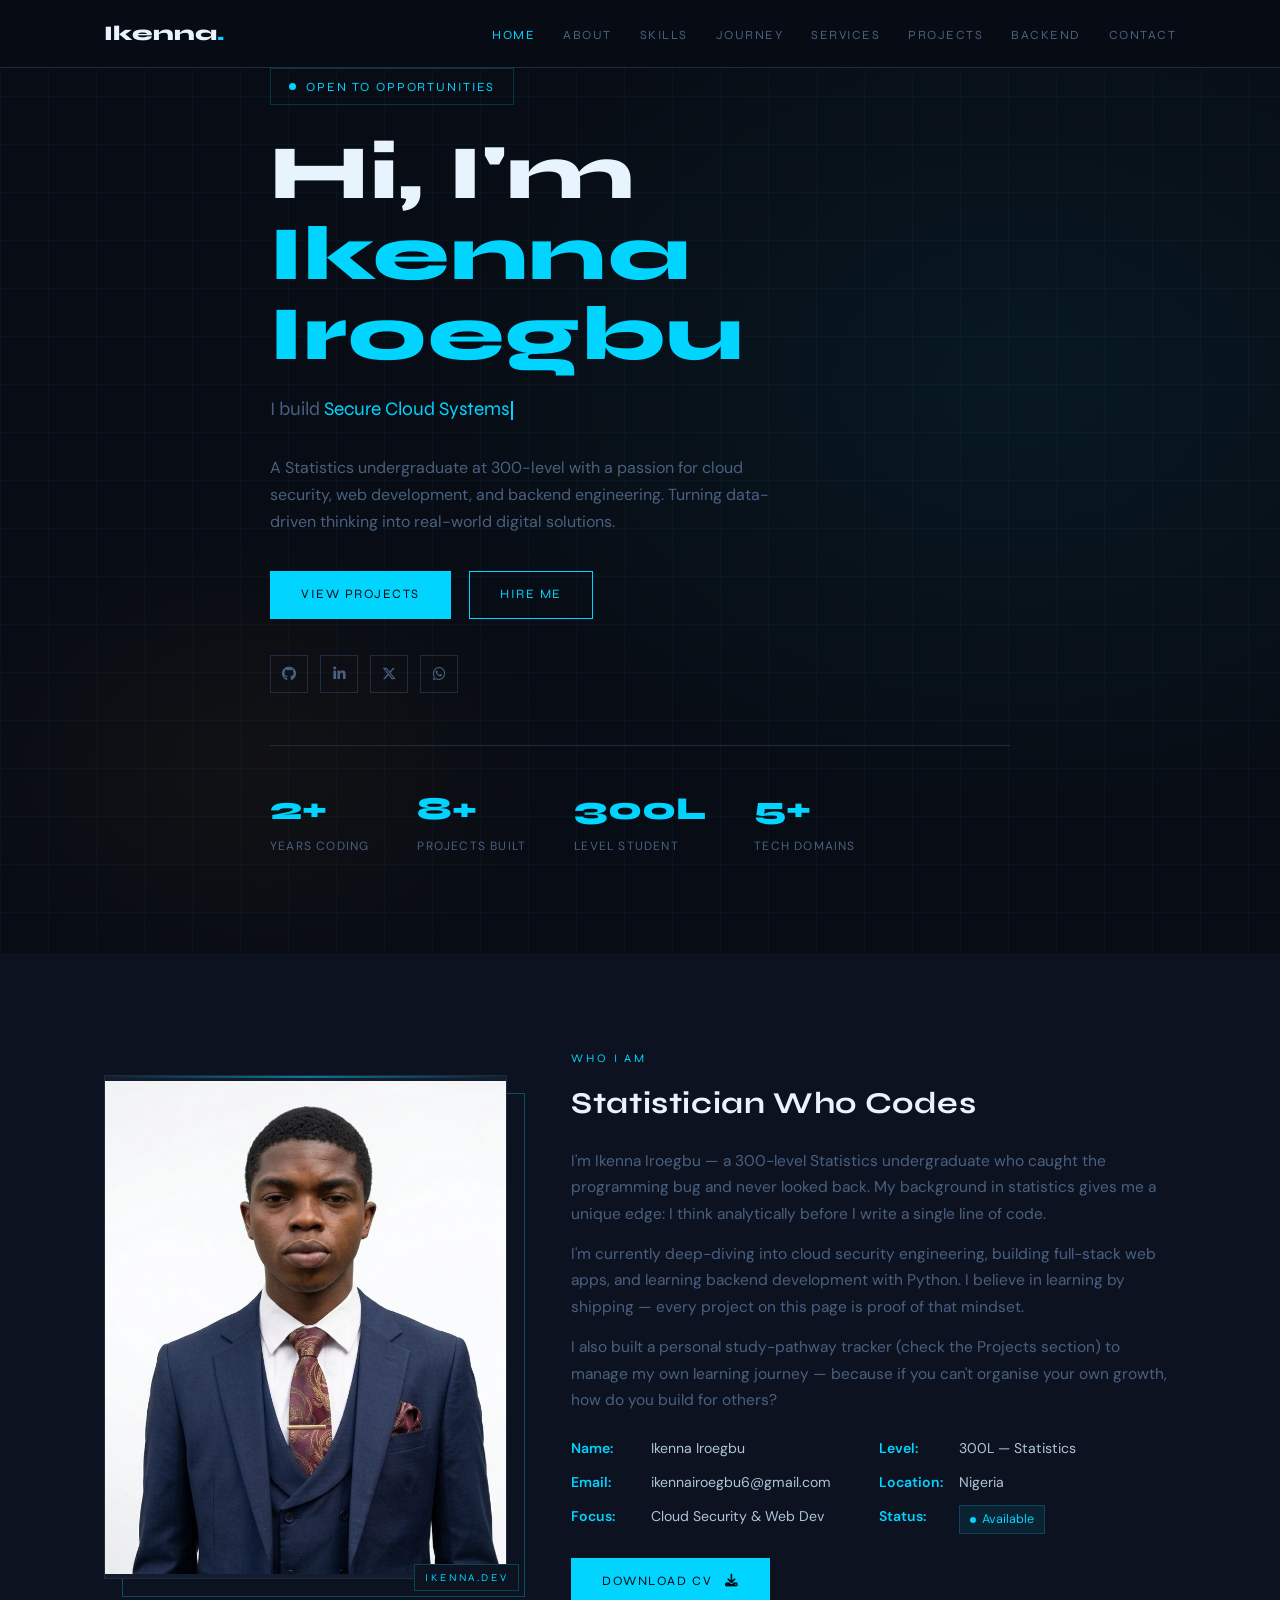
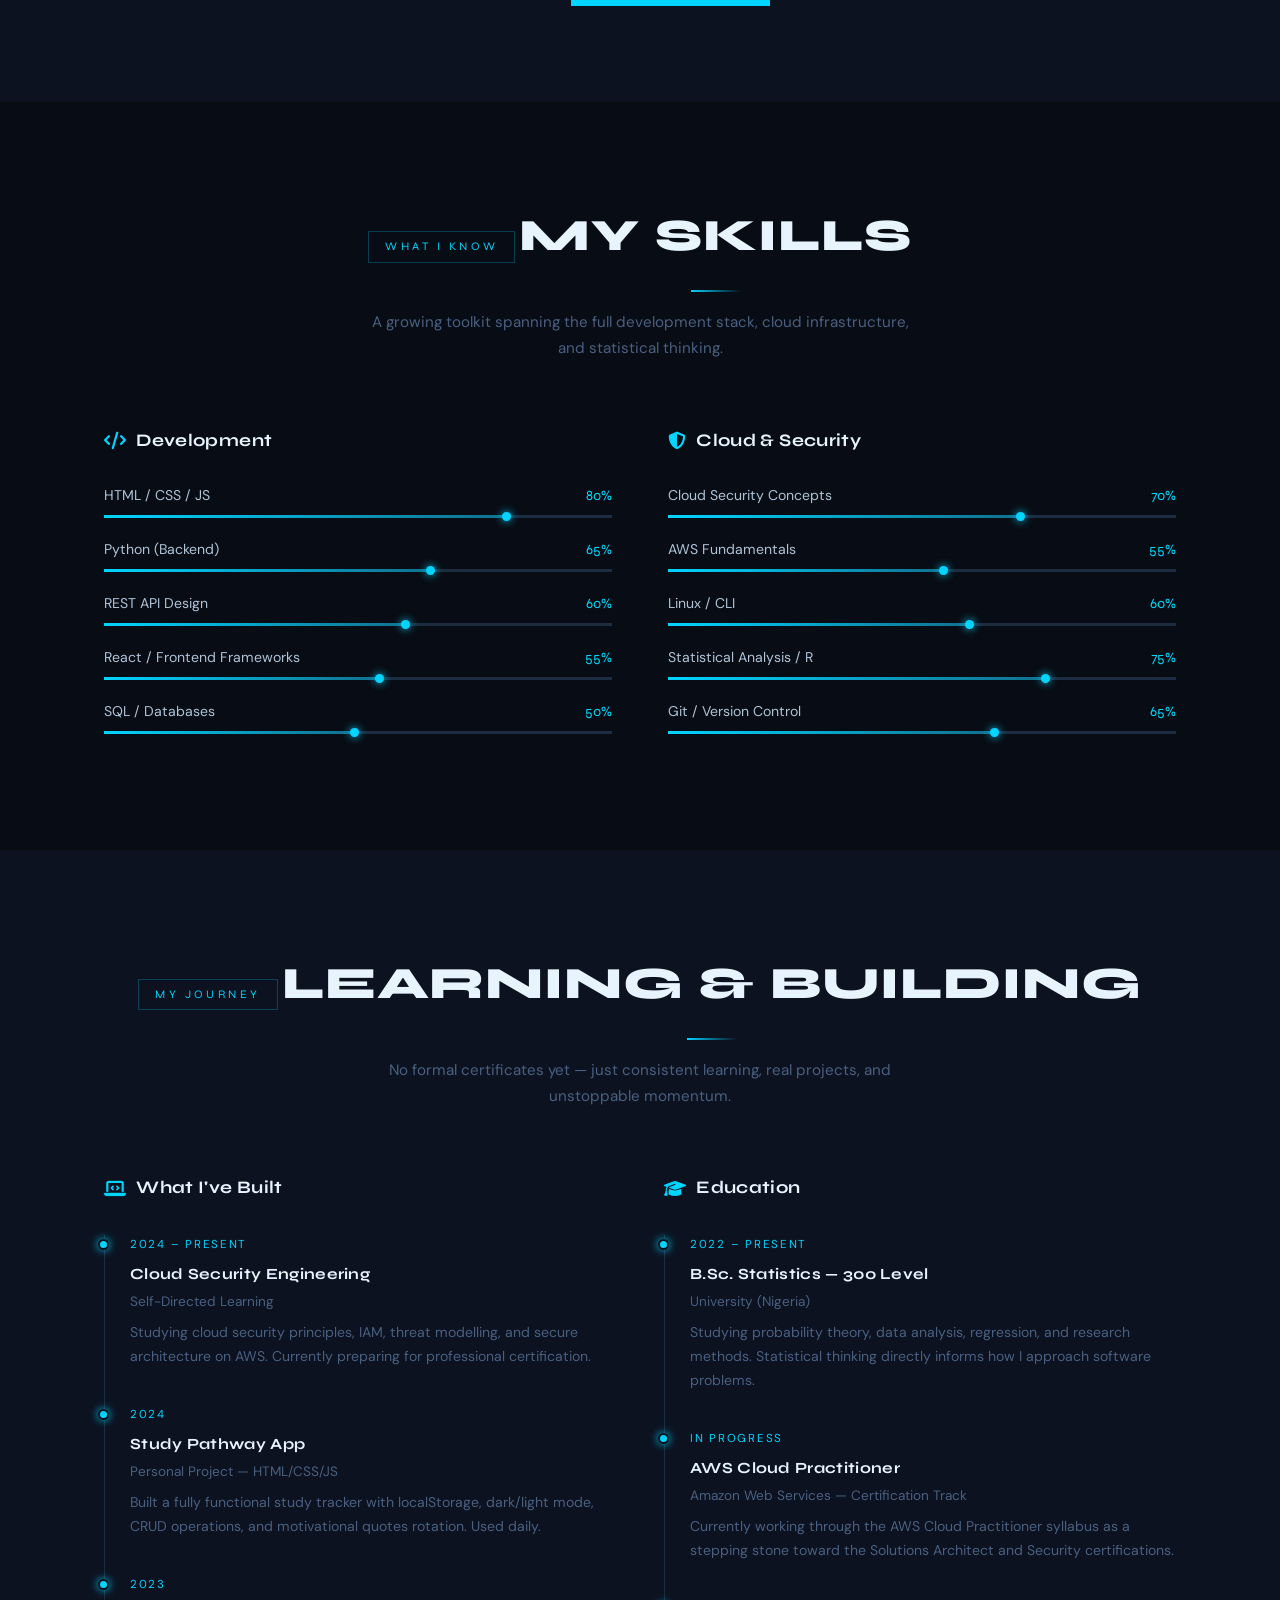
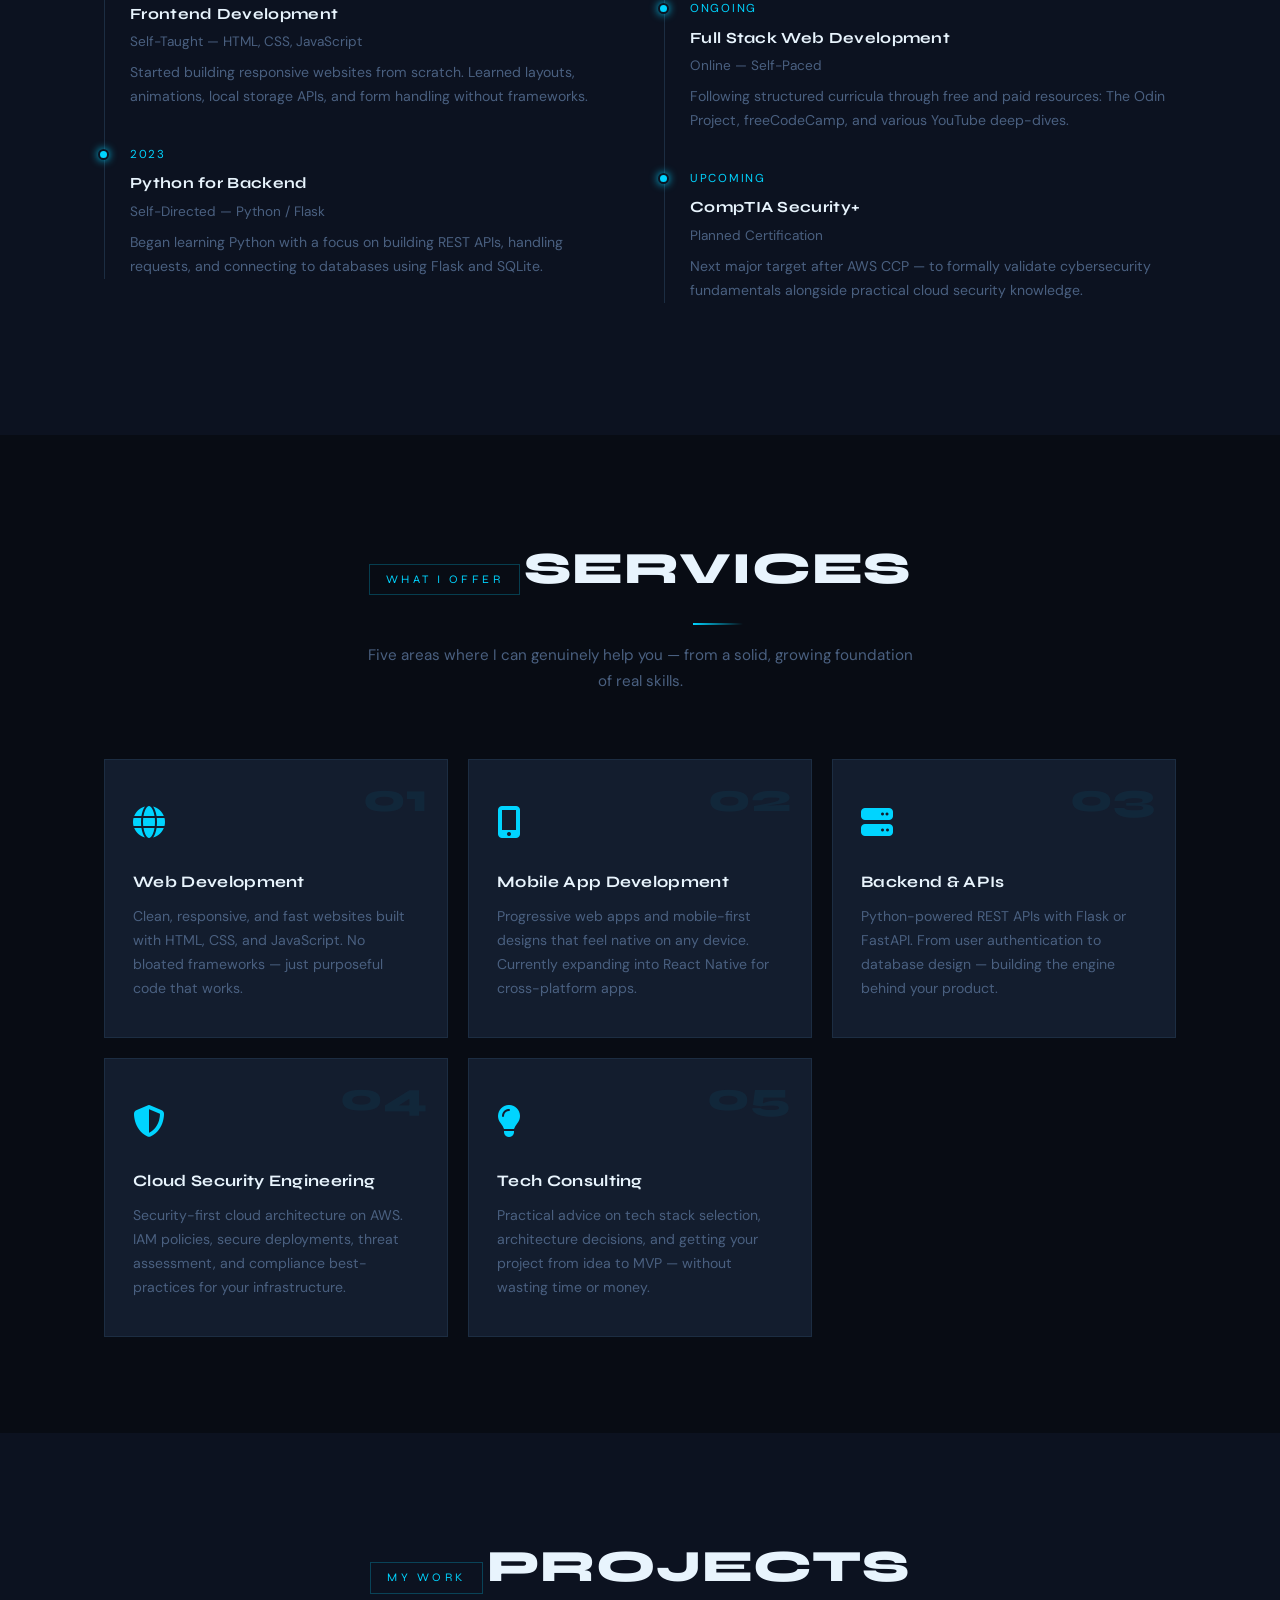
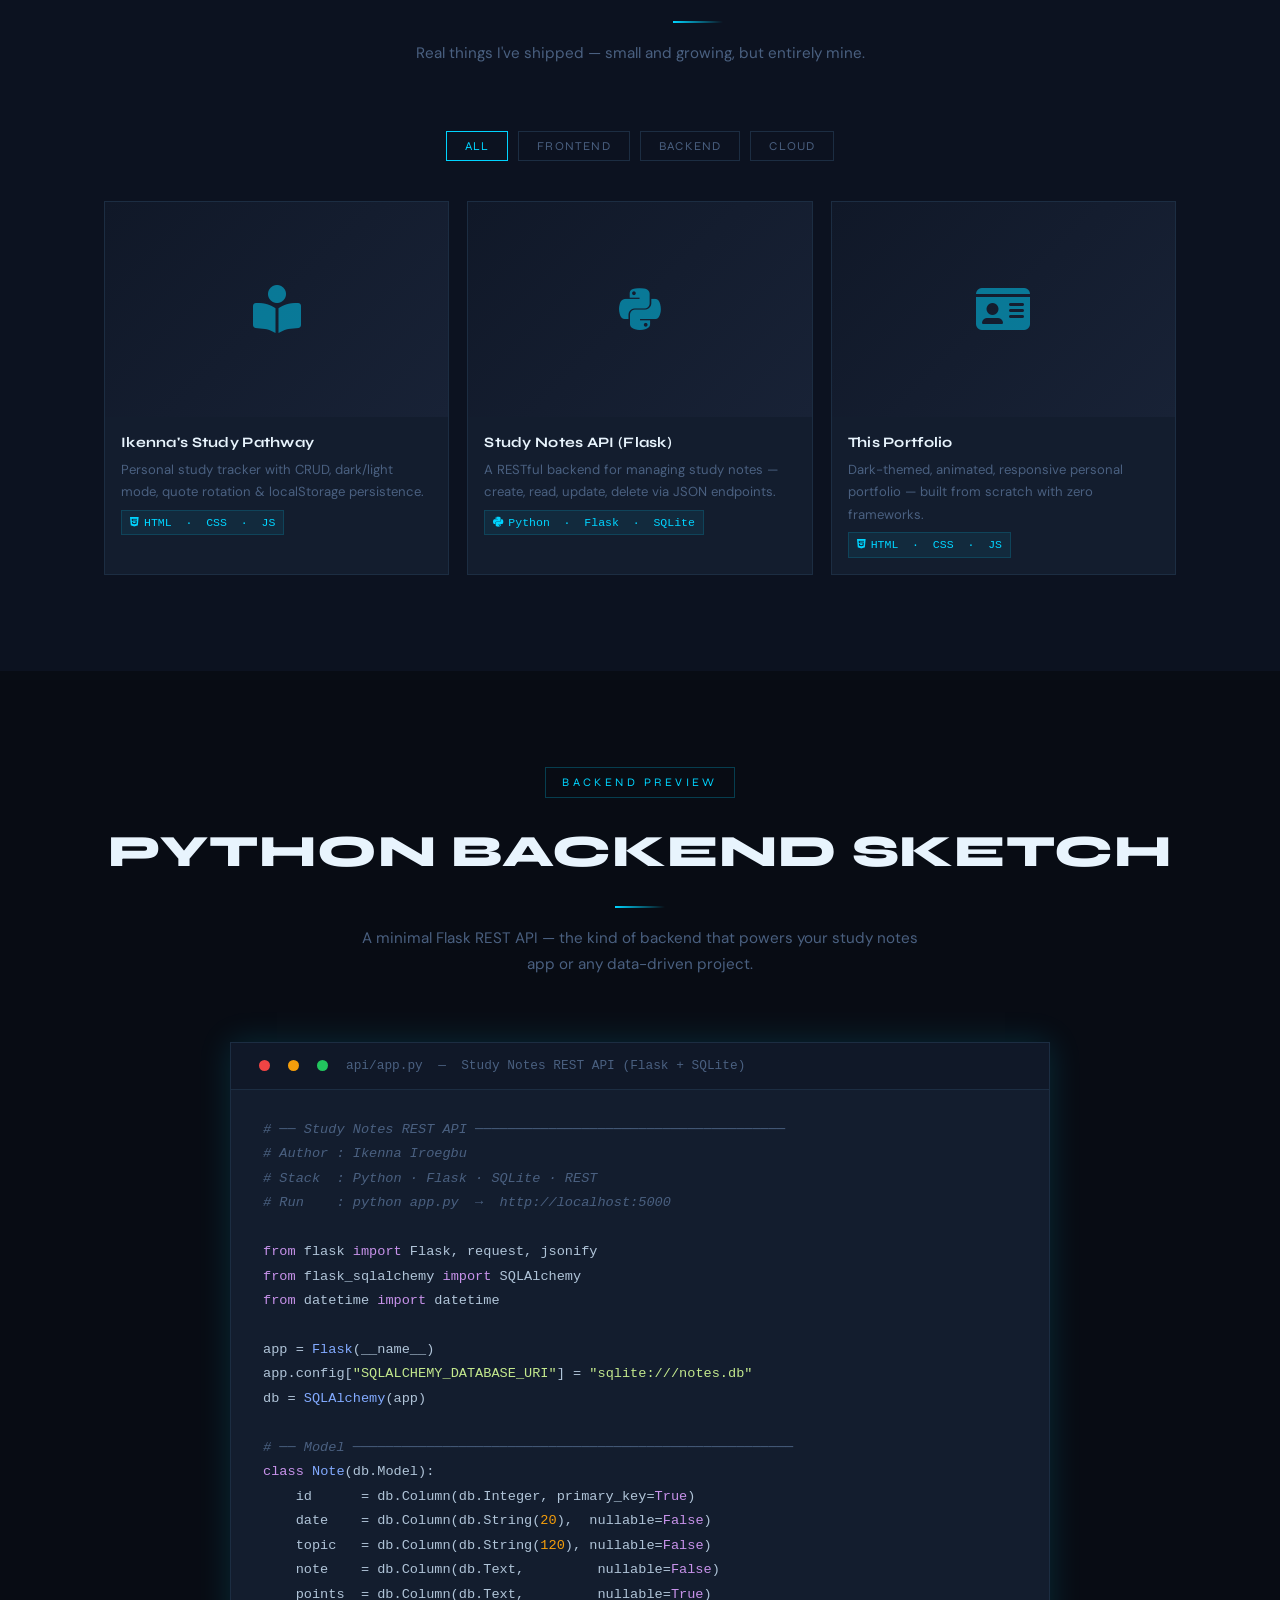
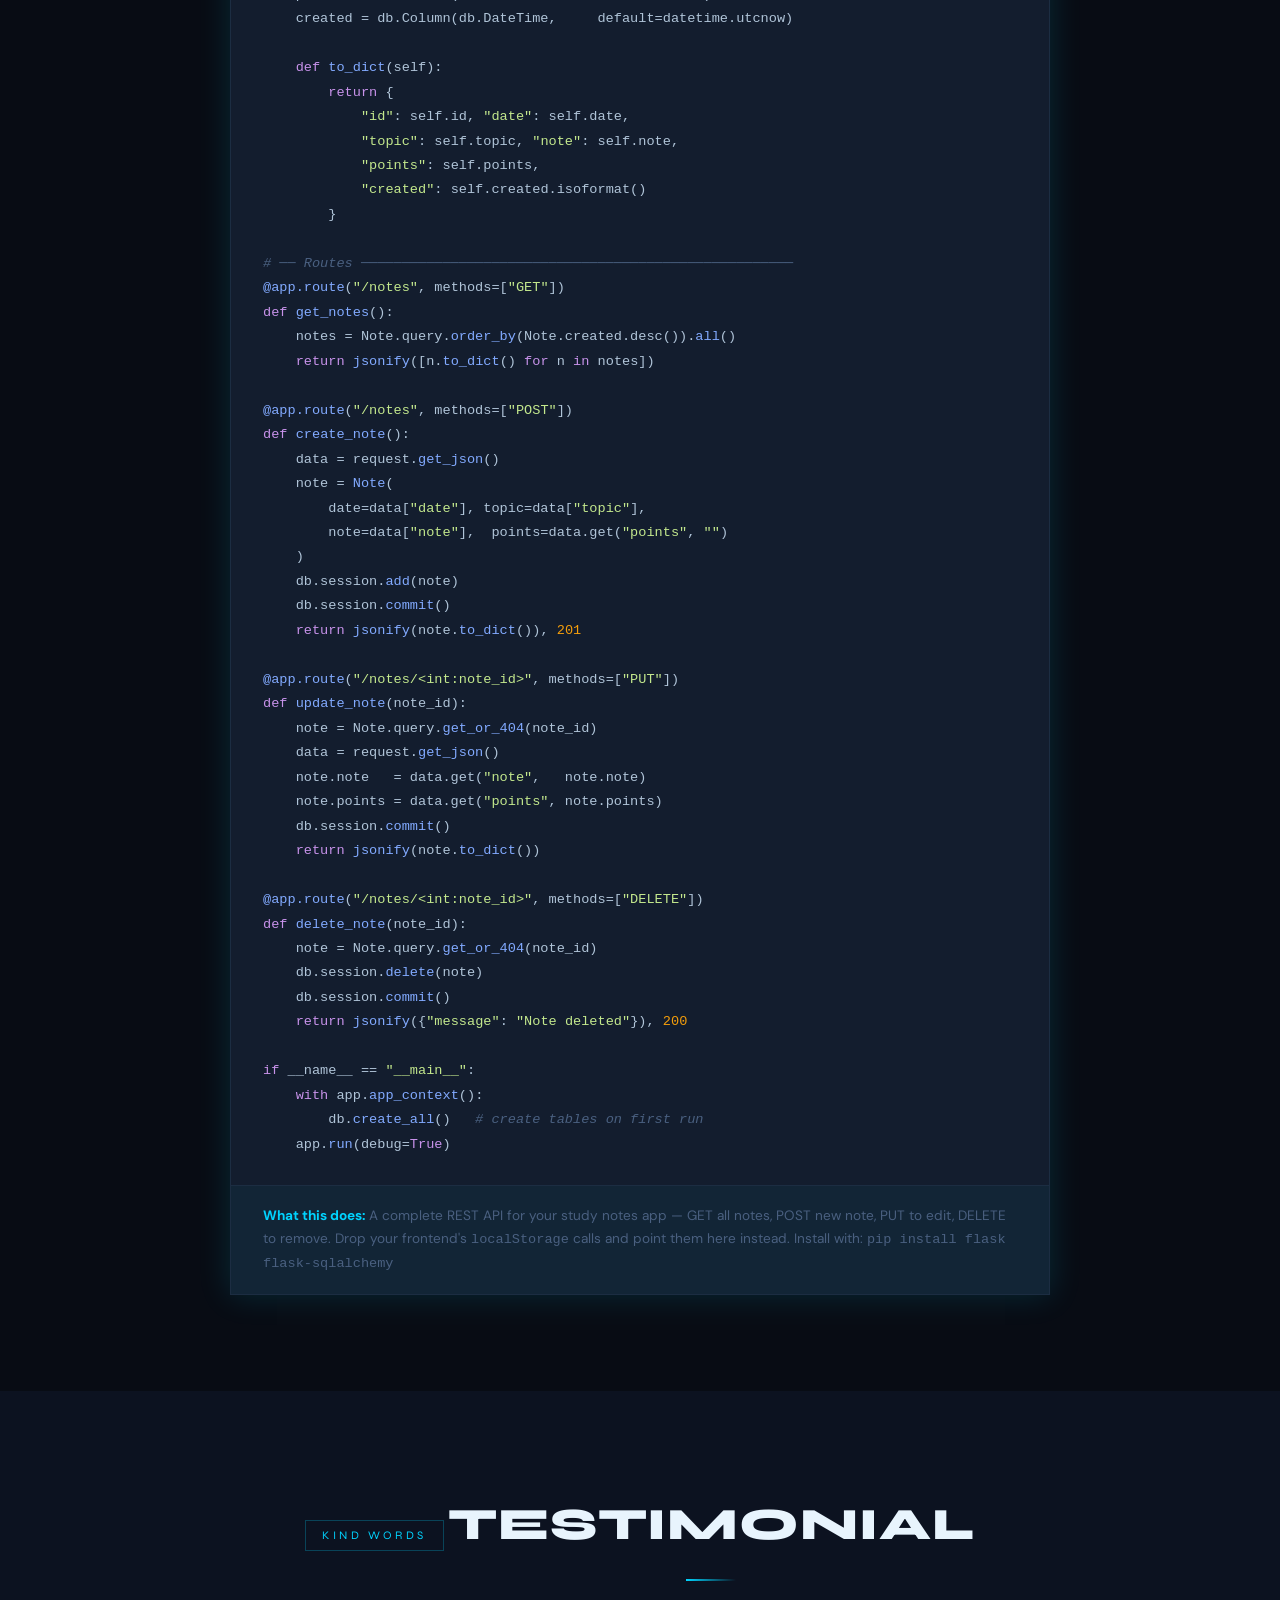
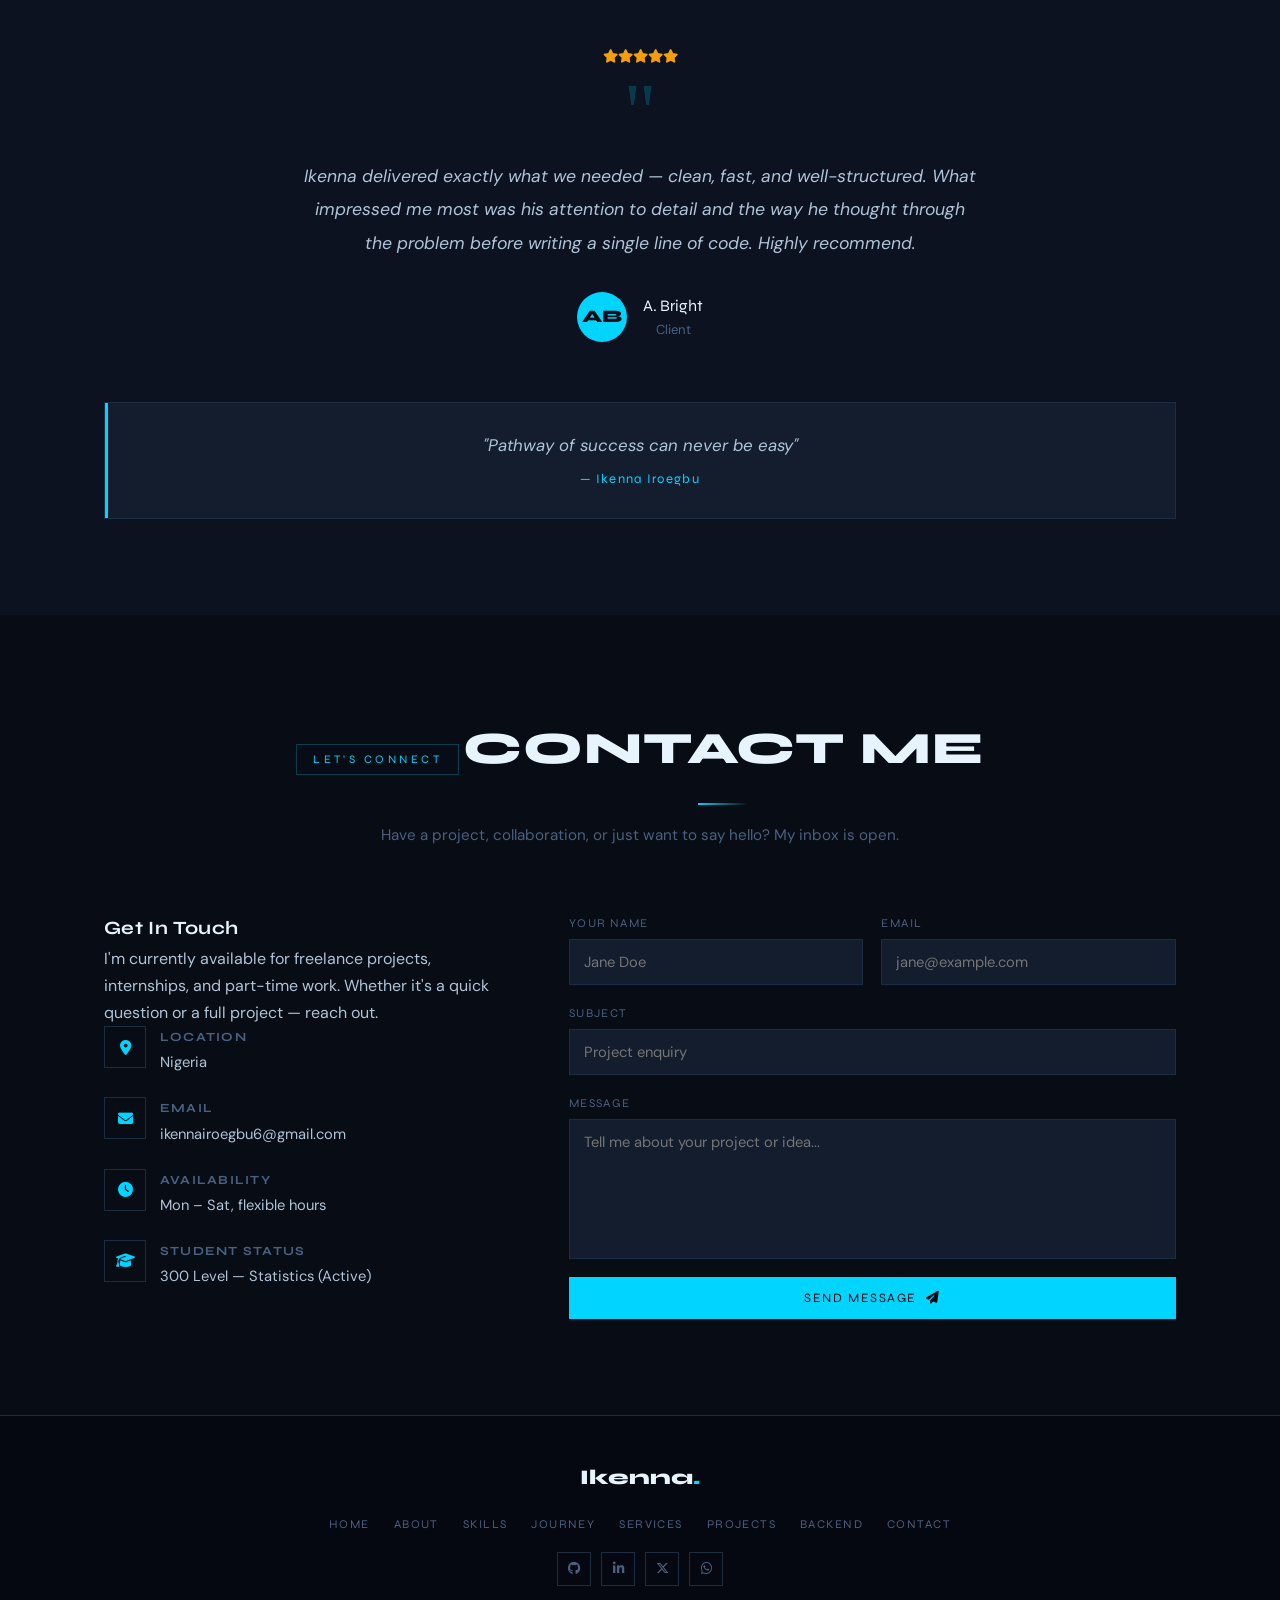
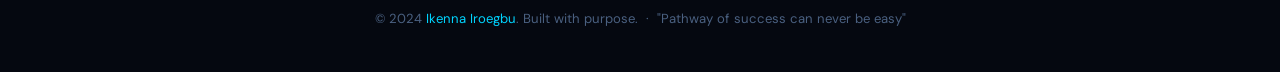
<file: MY PORTFOLIO/index.html>
<!DOCTYPE html>
<html lang="en">
<head>
<meta charset="UTF-8"/>
<meta name="viewport" content="width=device-width, initial-scale=1.0"/>
<title>Ikenna Iroegbu – Developer & Cloud Security Engineer</title>
<link href="https://fonts.googleapis.com/css2?family=Syne:wght@400;600;700;800&family=DM+Sans:wght@300;400;500&display=swap" rel="stylesheet"/>
<link rel="stylesheet" href="https://cdnjs.cloudflare.com/ajax/libs/font-awesome/6.5.0/css/all.min.css"/>
<style>
  :root {
  --bg:      #080c14;
  --bg2:     #0c1220;
  --bg3:     #101828;
  --surface: #131d2e;
  --surface2:#182236;
  --accent:  #00d4ff;
  --accent2: #0095b3;
  --gold:    #f59e0b;
  --text:    #b0c4d8;
  --white:   #e8f4fd;
  --muted:   #4a6080;
  --border:  #1c2d42;
  --nav-h:   68px;
  --glow: 0 0 30px rgba(0,212,255,.15);
}

*,*::before,*::after{box-sizing:border-box;margin:0;padding:0;}
html{scroll-behavior:smooth;}
body{
  background:var(--bg);
  color:var(--text);
  font-family:'DM Sans',sans-serif;
  line-height:1.7;
  overflow-x:hidden;
}
h1,h2,h3,h4,h5{font-family:'Syne',sans-serif;color:var(--white);letter-spacing:.02em;}
a{color:var(--accent);text-decoration:none;transition:color .25s;}
a:hover{color:#fff;}
img{max-width:100%;display:block;}
section{padding:96px 0;}
.container{max-width:1120px;margin:0 auto;padding:0 24px;}

/* ── SECTION HEADER ── */
.sh{text-align:center;margin-bottom:64px;}
.sh-tag{
  display:inline-block;font-family:'Syne',sans-serif;
  font-size:.72rem;letter-spacing:.3em;text-transform:uppercase;
  color:var(--accent);border:1px solid rgba(0,212,255,.25);
  padding:5px 16px;margin-bottom:16px;
}
.sh h2{
  font-size:clamp(1.8rem,4vw,2.8rem);font-weight:800;
  text-transform:uppercase;position:relative;
  display:inline-block;padding-bottom:18px;
}
.sh h2::after{
  content:'';position:absolute;bottom:0;left:50%;
  transform:translateX(-50%);
  width:50px;height:2px;
  background:linear-gradient(90deg,var(--accent),transparent);
}
.sh p{max-width:560px;margin:18px auto 0;color:var(--muted);font-size:.95rem;}

/* ── NAVBAR ── */
nav{
  position:fixed;top:0;left:0;width:100%;z-index:1000;
  height:var(--nav-h);
  background:rgba(8,12,20,.9);
  backdrop-filter:blur(16px);
  border-bottom:1px solid var(--border);
}
.nav-in{
  display:flex;align-items:center;justify-content:space-between;
  max-width:1120px;margin:0 auto;padding:0 24px;height:100%;
}
.logo{font-family:'Syne',sans-serif;font-size:1.3rem;font-weight:800;color:var(--white);}
.logo span{color:var(--accent);}
.nav-links{display:flex;gap:28px;list-style:none;}
.nav-links a{
  font-family:'Syne',sans-serif;font-size:.78rem;
  letter-spacing:.12em;text-transform:uppercase;
  color:var(--muted);transition:color .2s;
}
.nav-links a:hover,.nav-links a.active{color:var(--accent);}
.nav-tog{display:none;flex-direction:column;gap:5px;cursor:pointer;}
.nav-tog span{width:22px;height:2px;background:var(--white);transition:.3s;}

/* ── HERO ── */
#hero{
  min-height:100vh;display:flex;align-items:center;
  padding-top:var(--nav-h);position:relative;overflow:hidden;
  background:var(--bg);
}
/* animated mesh */
#hero::before{
  content:'';position:absolute;inset:0;
  background:
    radial-gradient(ellipse 70% 70% at 80% 40%,rgba(0,212,255,.06) 0%,transparent 70%),
    radial-gradient(ellipse 40% 40% at 20% 80%,rgba(245,158,11,.04) 0%,transparent 60%);
  pointer-events:none;
}
.grid-bg{
  position:absolute;inset:0;
  background-image:
    linear-gradient(rgba(0,212,255,.04) 1px,transparent 1px),
    linear-gradient(90deg,rgba(0,212,255,.04) 1px,transparent 1px);
  background-size:48px 48px;
  pointer-events:none;
}
/* circuit-style floating dots */
.dots{position:absolute;inset:0;pointer-events:none;}
.dots span{
  position:absolute;width:3px;height:3px;
  border-radius:50%;background:var(--accent);opacity:0;
  animation:pulse 4s infinite;
}
.dots span:nth-child(1){top:20%;left:15%;animation-delay:0s;}
.dots span:nth-child(2){top:55%;left:70%;animation-delay:1s;}
.dots span:nth-child(3){top:75%;left:30%;animation-delay:2s;}
.dots span:nth-child(4){top:35%;left:85%;animation-delay:1.5s;}
.dots span:nth-child(5){top:65%;left:50%;animation-delay:3s;}
@keyframes pulse{0%,100%{opacity:0;transform:scale(1);}50%{opacity:.8;transform:scale(2.5);}}

.hero-body{position:relative;z-index:1;max-width:740px;}
.hero-pill{
  display:inline-flex;align-items:center;gap:10px;
  border:1px solid rgba(0,212,255,.2);padding:7px 18px;
  margin-bottom:28px;font-size:.78rem;
  font-family:'Syne',sans-serif;letter-spacing:.15em;text-transform:uppercase;
  color:var(--accent);
}
.hero-pill .dot{width:7px;height:7px;border-radius:50%;background:var(--accent);animation:pulse 1.4s infinite;}
.hero-body h1{font-size:clamp(2.6rem,6vw,5rem);font-weight:800;line-height:1.05;margin-bottom:18px;}
.hero-body h1 em{font-style:normal;color:var(--accent);}
.typed-row{
  font-family:'Syne',sans-serif;font-size:1.2rem;
  color:var(--muted);margin-bottom:26px;min-height:1.8em;
}
#typed{color:var(--accent);}
.cur{display:inline-block;width:2px;height:1em;background:var(--accent);margin-left:2px;vertical-align:middle;animation:blink .7s infinite;}
@keyframes blink{50%{opacity:0;}}
.hero-body p{color:var(--muted);max-width:520px;margin-bottom:36px;font-size:1rem;}

.btn{
  display:inline-block;padding:12px 30px;
  font-family:'Syne',sans-serif;font-size:.8rem;
  letter-spacing:.12em;text-transform:uppercase;
  border:1px solid var(--accent);color:var(--accent);
  transition:.25s;cursor:pointer;background:transparent;
}
.btn:hover,.btn-fill{background:var(--accent);color:var(--bg);}
.btn-fill:hover{background:transparent;color:var(--accent);}
.btn+.btn{margin-left:14px;}

.socials{display:flex;gap:12px;margin-top:36px;}
.socials a{
  width:38px;height:38px;border:1px solid var(--border);
  display:flex;align-items:center;justify-content:center;
  color:var(--muted);font-size:.9rem;transition:.25s;
}
.socials a:hover{border-color:var(--accent);color:var(--accent);box-shadow:var(--glow);}

.stats{display:flex;gap:48px;margin-top:52px;padding-top:36px;border-top:1px solid var(--border);flex-wrap:wrap;}
.stat-n{font-family:'Syne',sans-serif;font-size:2rem;font-weight:800;color:var(--accent);}
.stat-l{font-size:.75rem;text-transform:uppercase;letter-spacing:.1em;color:var(--muted);}

/* ── ABOUT ── */
#about{background:var(--bg2);}
.about-grid{display:grid;grid-template-columns:1fr 1.5fr;gap:64px;align-items:center;}
.about-pic{
  position:relative;
}
.about-pic::before{
  content:'';position:absolute;
  top:18px;left:18px;width:100%;height:100%;
  border:1px solid rgba(0,212,255,.3);z-index:0;
}
.about-pic::after{
  content:'IKENNA.DEV';
  position:absolute;bottom:-12px;right:-12px;
  font-family:'Syne',sans-serif;font-size:.65rem;
  letter-spacing:.25em;color:var(--accent);
  background:var(--bg2);padding:4px 10px;
  border:1px solid rgba(0,212,255,.25);z-index:2;
}
.avatar-box{
  position:relative;z-index:1;
  width:100%;aspect-ratio:4/5;
  background:var(--surface);
  display:flex;align-items:center;justify-content:center;
  font-size:7rem;color:var(--accent);
  border:1px solid var(--border);overflow:hidden;
}
.avatar-box i{opacity:.4;}
/* scan line */
.avatar-box::after{
  content:'';position:absolute;
  width:100%;height:2px;
  background:linear-gradient(90deg,transparent,var(--accent),transparent);
  top:0;animation:scan 3s linear infinite;opacity:.5;
}
@keyframes scan{0%{top:0;}100%{top:100%;}}

.about-text .tag{font-family:'Syne',sans-serif;font-size:.72rem;letter-spacing:.25em;text-transform:uppercase;color:var(--accent);}
.about-text h2{font-size:1.9rem;margin:10px 0 18px;}
.about-text p{color:var(--muted);margin-bottom:14px;font-size:.97rem;}
.info-grid{display:grid;grid-template-columns:1fr 1fr;gap:10px;margin:24px 0;}
.info-row{display:flex;gap:8px;font-size:.88rem;}
.info-row .k{color:var(--accent);font-weight:600;min-width:72px;}
.info-row .v{color:var(--text);}
.status-badge{
  display:inline-flex;align-items:center;gap:6px;
  background:rgba(0,212,255,.08);border:1px solid rgba(0,212,255,.2);
  padding:3px 10px;font-size:.78rem;color:var(--accent);
}
.status-badge .dot{width:6px;height:6px;border-radius:50%;background:var(--accent);animation:pulse 1.4s infinite;}

/* ── SKILLS ── */
#skills{background:var(--bg);}
.skills-grid{display:grid;grid-template-columns:1fr 1fr;gap:56px;}
.skills-col h3{font-size:1.1rem;margin-bottom:28px;display:flex;align-items:center;gap:10px;}
.skills-col h3 i{color:var(--accent);}
.sk-item{margin-bottom:20px;}
.sk-lbl{display:flex;justify-content:space-between;font-size:.88rem;margin-bottom:7px;}
.sk-lbl span:last-child{color:var(--accent);font-family:'Syne',sans-serif;}
.sk-track{height:3px;background:var(--border);position:relative;}
.sk-fill{
  position:absolute;top:0;left:0;height:100%;width:0;
  background:linear-gradient(90deg,var(--accent),rgba(0,212,255,.4));
  transition:width 1.3s cubic-bezier(.4,0,.2,1);
}
.sk-fill::after{
  content:'';position:absolute;right:-1px;top:-3px;
  width:9px;height:9px;border-radius:50%;
  background:var(--accent);box-shadow:0 0 8px var(--accent);
}

/* ── EXPERIENCE ── */
#experience{background:var(--bg2);}
.xp-grid{display:grid;grid-template-columns:1fr 1fr;gap:48px;}
.tl-section h3{font-size:1.1rem;margin-bottom:32px;display:flex;align-items:center;gap:10px;}
.tl-section h3 i{color:var(--accent);}
.tl{position:relative;padding-left:26px;}
.tl::before{content:'';position:absolute;left:0;top:0;width:1px;height:100%;background:var(--border);}
.tl-item{position:relative;margin-bottom:36px;}
.tl-dot{
  position:absolute;left:-32px;top:4px;
  width:11px;height:11px;border-radius:50%;
  background:var(--accent);border:2px solid var(--bg2);
  box-shadow:0 0 8px var(--accent);
}
.tl-yr{font-size:.72rem;letter-spacing:.15em;text-transform:uppercase;color:var(--accent);margin-bottom:6px;}
.tl-item h4{font-size:.97rem;margin-bottom:3px;}
.tl-item .co{color:var(--muted);font-size:.85rem;margin-bottom:8px;}
.tl-item p{color:var(--muted);font-size:.88rem;}

/* ── SERVICES ── */
#services{background:var(--bg);}
.srv-grid{display:grid;grid-template-columns:repeat(3,1fr);gap:20px;}
.srv-card{
  background:var(--surface);border:1px solid var(--border);
  padding:36px 28px;position:relative;overflow:hidden;
  transition:transform .3s,border-color .3s;
  cursor:default;
}
.srv-card::before{
  content:'';position:absolute;top:0;left:0;
  width:3px;height:0;
  background:linear-gradient(180deg,var(--accent),transparent);
  transition:height .4s;
}
.srv-card:hover{transform:translateY(-5px);border-color:rgba(0,212,255,.25);}
.srv-card:hover::before{height:100%;}
.srv-num{
  position:absolute;top:18px;right:20px;
  font-family:'Syne',sans-serif;font-size:2.5rem;font-weight:800;
  color:rgba(0,212,255,.06);line-height:1;
}
.srv-icon{font-size:2rem;color:var(--accent);margin-bottom:18px;}
.srv-card h3{font-size:1rem;margin-bottom:10px;}
.srv-card p{color:var(--muted);font-size:.88rem;}

/* ── PORTFOLIO ── */
#portfolio{background:var(--bg2);}
.filter-row{display:flex;gap:10px;justify-content:center;margin-bottom:40px;flex-wrap:wrap;}
.fb{
  padding:7px 18px;font-family:'Syne',sans-serif;font-size:.75rem;
  letter-spacing:.1em;text-transform:uppercase;
  background:transparent;border:1px solid var(--border);
  color:var(--muted);cursor:pointer;transition:.25s;
}
.fb.active,.fb:hover{border-color:var(--accent);color:var(--accent);}
.port-grid{display:grid;grid-template-columns:repeat(3,1fr);gap:18px;}
.p-item{
  background:var(--surface);border:1px solid var(--border);
  overflow:hidden;position:relative;
  transition:border-color .3s;
}
.p-item:hover{border-color:rgba(0,212,255,.3);}
.p-thumb{
  aspect-ratio:16/10;display:flex;align-items:center;justify-content:center;
  font-size:3rem;color:var(--accent);position:relative;overflow:hidden;
}
.p-thumb i{position:relative;z-index:1;opacity:.5;}
.p-thumb::after{
  content:'';position:absolute;inset:0;
  background:linear-gradient(135deg,var(--bg3) 0%,var(--surface2) 100%);
}
.p-thumb i{z-index:2;}
.p-overlay{
  position:absolute;inset:0;
  background:rgba(8,12,20,.88);
  display:flex;flex-direction:column;align-items:center;justify-content:center;gap:8px;
  opacity:0;transition:opacity .3s;
}
.p-item:hover .p-overlay{opacity:1;}
.p-overlay h4{font-size:.95rem;color:var(--white);}
.p-overlay span{font-size:.75rem;color:var(--accent);text-transform:uppercase;letter-spacing:.1em;}
.p-overlay a{
  margin-top:8px;width:36px;height:36px;border:1px solid var(--accent);
  display:flex;align-items:center;justify-content:center;color:var(--accent);font-size:.9rem;
  transition:.2s;
}
.p-overlay a:hover{background:var(--accent);color:var(--bg);}
.p-meta{padding:14px 16px 16px;}
.p-meta h4{font-size:.9rem;margin-bottom:4px;}
.p-meta p{font-size:.82rem;color:var(--muted);}

/* Python code snippet in portfolio */
.code-badge{
  display:inline-flex;align-items:center;gap:5px;
  background:rgba(0,212,255,.07);border:1px solid rgba(0,212,255,.15);
  padding:2px 8px;font-size:.72rem;font-family:monospace;color:var(--accent);
  margin-top:6px;
}

/* ── PYTHON SECTION ── */
#python{background:var(--bg);}
.py-wrap{
  background:var(--surface);border:1px solid var(--border);
  border-radius:0;overflow:hidden;
  max-width:820px;margin:0 auto;
  box-shadow:var(--glow);
}
.py-bar{
  background:var(--bg3);padding:12px 18px;
  display:flex;align-items:center;gap:8px;
  border-bottom:1px solid var(--border);
}
.py-bar .dot-r{width:11px;height:11px;border-radius:50%;background:#ef4444;}
.py-bar .dot-y{width:11px;height:11px;border-radius:50%;background:#f59e0b;}
.py-bar .dot-g{width:11px;height:11px;border-radius:50%;background:#22c55e;}
.py-bar span{margin-left:10px;font-size:.8rem;color:var(--muted);font-family:monospace;}
.py-code{padding:28px 32px;font-family:'Courier New',monospace;font-size:.85rem;line-height:1.8;overflow-x:auto;}
.py-code pre{margin:0;color:var(--text);}
.kw{color:#c792ea;}
.fn{color:#82aaff;}
.st{color:#c3e88d;}
.cm{color:var(--muted);font-style:italic;}
.num{color:var(--gold);}
.py-note{
  background:rgba(0,212,255,.04);border-top:1px solid var(--border);
  padding:18px 32px;font-size:.85rem;color:var(--muted);
}
.py-note strong{color:var(--accent);}

/* ── TESTIMONIALS ── */
#testimonials{background:var(--bg2);}
.testi-single{max-width:680px;margin:0 auto;text-align:center;}
.testi-single .quote-mark{
  font-size:5rem;font-family:Georgia,serif;
  color:var(--accent);opacity:.2;line-height:.8;margin-bottom:16px;
}
.testi-single p{
  font-size:1.1rem;color:var(--text);line-height:1.9;
  font-style:italic;margin-bottom:32px;
}
.testi-author{display:flex;align-items:center;justify-content:center;gap:16px;}
.t-av{
  width:50px;height:50px;border-radius:50%;
  background:var(--accent);color:var(--bg);
  display:flex;align-items:center;justify-content:center;
  font-family:'Syne',sans-serif;font-weight:800;font-size:1.1rem;
}
.t-name{font-family:'Syne',sans-serif;font-size:1rem;color:var(--white);text-align:left;}
.t-role{font-size:.82rem;color:var(--muted);}
.testi-stars{color:var(--gold);font-size:.85rem;margin-bottom:12px;}
/* motivational quote strip */
.quote-strip{
  margin-top:60px;
  background:var(--surface);border:1px solid var(--border);
  padding:28px 36px;text-align:center;position:relative;overflow:hidden;
}
.quote-strip::before{
  content:'';position:absolute;left:0;top:0;
  width:3px;height:100%;background:var(--accent);
}
#rotate-quote{font-size:1.05rem;font-style:italic;color:var(--text);transition:opacity .5s;}
#rotate-author{font-size:.82rem;color:var(--accent);margin-top:8px;font-family:'Syne',sans-serif;letter-spacing:.1em;}

/* ── CONTACT ── */
#contact{background:var(--bg);}
.ct-grid{display:grid;grid-template-columns:1fr 1.5fr;gap:60px;}
.ct-info h3{font-size:1.4rem;margin-bottom:16px;}
.ct-info p{color:var(--muted);font-size:.95rem;margin-bottom:32px;}
.ct-row{display:flex;gap:14px;align-items:flex-start;margin-bottom:22px;}
.ct-icon{
  width:42px;height:42px;border:1px solid var(--border);flex-shrink:0;
  display:flex;align-items:center;justify-content:center;
  color:var(--accent);font-size:.95rem;transition:.25s;
}
.ct-icon:hover{background:rgba(0,212,255,.08);}
.ct-row h5{font-size:.78rem;text-transform:uppercase;letter-spacing:.1em;color:var(--muted);margin-bottom:3px;}
.ct-row p{color:var(--text);font-size:.92rem;}
.ct-form{display:flex;flex-direction:column;gap:18px;}
.fg{display:flex;flex-direction:column;gap:6px;}
.fg label{font-family:'Syne',sans-serif;font-size:.74rem;letter-spacing:.12em;text-transform:uppercase;color:var(--muted);}
.fg input,.fg textarea{
  background:var(--surface);border:1px solid var(--border);
  color:var(--white);padding:12px 14px;
  font-family:'DM Sans',sans-serif;font-size:.92rem;
  outline:none;transition:border-color .2s;resize:none;
}
.fg input:focus,.fg textarea:focus{border-color:var(--accent);}
.fg textarea{min-height:140px;}
.form-row-2{display:grid;grid-template-columns:1fr 1fr;gap:18px;}
.msg-success{
  display:none;background:rgba(0,212,255,.07);
  border:1px solid rgba(0,212,255,.3);
  color:var(--accent);padding:14px 18px;
  font-family:'Syne',sans-serif;font-size:.85rem;letter-spacing:.05em;
}

/* ── FOOTER ── */
footer{
  background:#050810;border-top:1px solid var(--border);
  padding:44px 0;text-align:center;
}
.f-logo{font-family:'Syne',sans-serif;font-size:1.3rem;font-weight:800;color:var(--white);margin-bottom:18px;}
.f-logo span{color:var(--accent);}
.f-links{display:flex;gap:24px;justify-content:center;flex-wrap:wrap;margin-bottom:18px;}
.f-links a{font-family:'Syne',sans-serif;font-size:.74rem;letter-spacing:.12em;text-transform:uppercase;color:var(--muted);}
.f-links a:hover{color:var(--accent);}
.f-soc{display:flex;gap:10px;justify-content:center;margin-bottom:22px;}
.f-soc a{
  width:34px;height:34px;border:1px solid var(--border);
  display:flex;align-items:center;justify-content:center;
  color:var(--muted);font-size:.82rem;transition:.25s;
}
.f-soc a:hover{border-color:var(--accent);color:var(--accent);}
footer p{color:var(--muted);font-size:.82rem;}
footer p span{color:var(--accent);}

/* ── BACK TO TOP ── */
#btt{
  position:fixed;bottom:26px;right:26px;
  width:42px;height:42px;background:var(--accent);color:var(--bg);
  display:flex;align-items:center;justify-content:center;
  font-size:.9rem;cursor:pointer;
  opacity:0;visibility:hidden;transition:.3s;z-index:999;
}
#btt.show{opacity:1;visibility:visible;}

/* ── ANIMATIONS ── */
.fi{opacity:0;transform:translateY(28px);transition:opacity .7s ease,transform .7s ease;}
.fi.v{opacity:1;transform:none;}

/* ── RESPONSIVE ── */
@media(max-width:900px){
  .about-grid,.skills-grid,.xp-grid,.ct-grid{grid-template-columns:1fr;}
  .srv-grid{grid-template-columns:1fr 1fr;}
  .port-grid{grid-template-columns:1fr 1fr;}
}
@media(max-width:600px){
  .nav-links{
    display:none;flex-direction:column;gap:0;
    position:absolute;top:var(--nav-h);left:0;width:100%;
    background:#050810;border-top:1px solid var(--border);
  }
  .nav-links.open{display:flex;}
  .nav-links li{border-bottom:1px solid var(--border);}
  .nav-links a{display:block;padding:14px 24px;}
  .nav-tog{display:flex;}
  .srv-grid,.port-grid{grid-template-columns:1fr;}
  .form-row-2{grid-template-columns:1fr;}
  .info-grid{grid-template-columns:1fr;}
  .btn+.btn{margin-left:0;margin-top:10px;}
  .stats{gap:24px;}
}

</style>
</head>
<body>

<!-- NAVBAR -->
<nav id="navbar">
  <div class="nav-in">
    <div class="logo">Ikenna<span>.</span></div>
    <ul class="nav-links" id="nav-links">
      <li><a href="#hero" class="active">Home</a></li>
      <li><a href="#about">About</a></li>
      <li><a href="#skills">Skills</a></li>
      <li><a href="#experience">Journey</a></li>
      <li><a href="#services">Services</a></li>
      <li><a href="#portfolio">Projects</a></li>
      <li><a href="#python">Backend</a></li>
      <li><a href="#contact">Contact</a></li>
    </ul>
    <div class="nav-tog" id="nav-tog"><span></span><span></span><span></span></div>
  </div>
</nav>

<!-- HERO -->
<section id="hero">
  <div class="grid-bg"></div>
  <div class="dots">
    <span></span><span></span><span></span><span></span><span></span>
  </div>
  <div class="container">
    <div class="hero-body fi">
      <div class="hero-pill"><span class="dot"></span>Open to opportunities</div>
      <h1>Hi, I'm<br/><em>Ikenna Iroegbu</em></h1>
      <div class="typed-row">I build <span id="typed"></span><span class="cur"></span></div>
      <p>A Statistics undergraduate at 300-level with a passion for cloud security, web development, and backend engineering. Turning data-driven thinking into real-world digital solutions.</p>
      <a href="#portfolio" class="btn btn-fill">View Projects</a>
      <a href="#contact" class="btn">Hire Me</a>
      <div class="socials">
        <a href="https://github.com/KennaKelvin" title="GitHub"><i class="fab fa-github"></i></a>
        <a href="https://www.linkedin.com/in/ikenna-iroegbu-9a6768236" title="LinkedIn"><i class="fab fa-linkedin-in"></i></a>
        <a href="#" title="Twitter/X"><i class="fab fa-x-twitter"></i></a>
        <a href="https://wa.link/qw2f18" title="WhatsApp"><i class="fab fa-whatsapp"></i></a>
      </div>
      <div class="stats">
        <div><div class="stat-n" data-target="2">0</div><div class="stat-l">Years Coding</div></div>
        <div><div class="stat-n" data-target="8">0</div><div class="stat-l">Projects Built</div></div>
        <div><div class="stat-n" data-target="300">0</div><div class="stat-l">Level Student</div></div>
        <div><div class="stat-n" data-target="5">0</div><div class="stat-l">Tech Domains</div></div>
      </div>
    </div>
  </div>
</section>

<!-- ABOUT -->
<section id="about">
  <div class="container">
    <div class="about-grid">
      <div class="about-pic fi">
        <div class="avatar-box"> <img src="assets/img/passport.jpeg" alt=""></div>
      </div>
      <div class="about-text fi">
        <div class="tag">Who I am</div>
        <h2>Statistician Who Codes</h2>
        <p>I'm Ikenna Iroegbu — a 300-level Statistics undergraduate who caught the programming bug and never looked back. My background in statistics gives me a unique edge: I think analytically before I write a single line of code.</p>
        <p>I'm currently deep-diving into cloud security engineering, building full-stack web apps, and learning backend development with Python. I believe in learning by shipping — every project on this page is proof of that mindset.</p>
        <p>I also built a personal study-pathway tracker (check the Projects section) to manage my own learning journey — because if you can't organise your own growth, how do you build for others?</p>
        <div class="info-grid">
          <div class="info-row"><span class="k">Name:</span><span class="v">Ikenna Iroegbu</span></div>
          <div class="info-row"><span class="k">Level:</span><span class="v">300L — Statistics</span></div>
          <div class="info-row"><span class="k">Email:</span><span class="v">ikennairoegbu6@gmail.com</span></div>
          <div class="info-row"><span class="k">Location:</span><span class="v">Nigeria</span></div>
          <div class="info-row"><span class="k">Focus:</span><span class="v">Cloud Security & Web Dev</span></div>
          <div class="info-row"><span class="k">Status:</span><span class="v"><span class="status-badge"><span class="dot"></span>Available</span></span></div>
        </div>
        <a href="assets/IKENNA CV.pdf" class="btn btn-fill">Download CV <i class="fa fa-download" style="margin-left:8px"></i></a>
      </div>
    </div>
  </div>
</section>

<!-- SKILLS -->
<section id="skills">
  <div class="container">
    <div class="sh fi">
      <div class="sh-tag">What I know</div>
      <h2>My Skills</h2>
      <p>A growing toolkit spanning the full development stack, cloud infrastructure, and statistical thinking.</p>
    </div>
    <div class="skills-grid">
      <div class="skills-col fi">
        <h3><i class="fa fa-code"></i> Development</h3>
        <div class="sk-item">
          <div class="sk-lbl"><span>HTML / CSS / JS</span><span>80%</span></div>
          <div class="sk-track"><div class="sk-fill" data-w="80"></div></div>
        </div>
        <div class="sk-item">
          <div class="sk-lbl"><span>Python (Backend)</span><span>65%</span></div>
          <div class="sk-track"><div class="sk-fill" data-w="65"></div></div>
        </div>
        <div class="sk-item">
          <div class="sk-lbl"><span>REST API Design</span><span>60%</span></div>
          <div class="sk-track"><div class="sk-fill" data-w="60"></div></div>
        </div>
        <div class="sk-item">
          <div class="sk-lbl"><span>React / Frontend Frameworks</span><span>55%</span></div>
          <div class="sk-track"><div class="sk-fill" data-w="55"></div></div>
        </div>
        <div class="sk-item">
          <div class="sk-lbl"><span>SQL / Databases</span><span>50%</span></div>
          <div class="sk-track"><div class="sk-fill" data-w="50"></div></div>
        </div>
      </div>
      <div class="skills-col fi">
        <h3><i class="fa fa-shield-alt"></i> Cloud & Security</h3>
        <div class="sk-item">
          <div class="sk-lbl"><span>Cloud Security Concepts</span><span>70%</span></div>
          <div class="sk-track"><div class="sk-fill" data-w="70"></div></div>
        </div>
        <div class="sk-item">
          <div class="sk-lbl"><span>AWS Fundamentals</span><span>55%</span></div>
          <div class="sk-track"><div class="sk-fill" data-w="55"></div></div>
        </div>
        <div class="sk-item">
          <div class="sk-lbl"><span>Linux / CLI</span><span>60%</span></div>
          <div class="sk-track"><div class="sk-fill" data-w="60"></div></div>
        </div>
        <div class="sk-item">
          <div class="sk-lbl"><span>Statistical Analysis / R</span><span>75%</span></div>
          <div class="sk-track"><div class="sk-fill" data-w="75"></div></div>
        </div>
        <div class="sk-item">
          <div class="sk-lbl"><span>Git / Version Control</span><span>65%</span></div>
          <div class="sk-track"><div class="sk-fill" data-w="65"></div></div>
        </div>
      </div>
    </div>
  </div>
</section>

<!-- EXPERIENCE / EDUCATION -->
<section id="experience">
  <div class="container">
    <div class="sh fi">
      <div class="sh-tag">My Journey</div>
      <h2>Learning &amp; Building</h2>
      <p>No formal certificates yet — just consistent learning, real projects, and unstoppable momentum.</p>
    </div>
    <div class="xp-grid">
      <div class="tl-section fi">
        <h3><i class="fa fa-laptop-code"></i> What I've Built</h3>
        <div class="tl">
          <div class="tl-item">
            <div class="tl-dot"></div>
            <div class="tl-yr">2024 – Present</div>
            <h4>Cloud Security Engineering</h4>
            <div class="co">Self-Directed Learning</div>
            <p>Studying cloud security principles, IAM, threat modelling, and secure architecture on AWS. Currently preparing for professional certification.</p>
          </div>
          <div class="tl-item">
            <div class="tl-dot"></div>
            <div class="tl-yr">2024</div>
            <h4>Study Pathway App</h4>
            <div class="co">Personal Project — HTML/CSS/JS</div>
            <p>Built a fully functional study tracker with localStorage, dark/light mode, CRUD operations, and motivational quotes rotation. Used daily.</p>
          </div>
          <div class="tl-item">
            <div class="tl-dot"></div>
            <div class="tl-yr">2023</div>
            <h4>Frontend Development</h4>
            <div class="co">Self-Taught — HTML, CSS, JavaScript</div>
            <p>Started building responsive websites from scratch. Learned layouts, animations, local storage APIs, and form handling without frameworks.</p>
          </div>
          <div class="tl-item">
            <div class="tl-dot"></div>
            <div class="tl-yr">2023</div>
            <h4>Python for Backend</h4>
            <div class="co">Self-Directed — Python / Flask</div>
            <p>Began learning Python with a focus on building REST APIs, handling requests, and connecting to databases using Flask and SQLite.</p>
          </div>
        </div>
      </div>
      <div class="tl-section fi">
        <h3><i class="fa fa-graduation-cap"></i> Education</h3>
        <div class="tl">
          <div class="tl-item">
            <div class="tl-dot"></div>
            <div class="tl-yr">2022 – Present</div>
            <h4>B.Sc. Statistics — 300 Level</h4>
            <div class="co">University (Nigeria)</div>
            <p>Studying probability theory, data analysis, regression, and research methods. Statistical thinking directly informs how I approach software problems.</p>
          </div>
          <div class="tl-item">
            <div class="tl-dot"></div>
            <div class="tl-yr">In Progress</div>
            <h4>AWS Cloud Practitioner</h4>
            <div class="co">Amazon Web Services — Certification Track</div>
            <p>Currently working through the AWS Cloud Practitioner syllabus as a stepping stone toward the Solutions Architect and Security certifications.</p>
          </div>
          <div class="tl-item">
            <div class="tl-dot"></div>
            <div class="tl-yr">Ongoing</div>
            <h4>Full Stack Web Development</h4>
            <div class="co">Online — Self-Paced</div>
            <p>Following structured curricula through free and paid resources: The Odin Project, freeCodeCamp, and various YouTube deep-dives.</p>
          </div>
          <div class="tl-item">
            <div class="tl-dot"></div>
            <div class="tl-yr">Upcoming</div>
            <h4>CompTIA Security+</h4>
            <div class="co">Planned Certification</div>
            <p>Next major target after AWS CCP — to formally validate cybersecurity fundamentals alongside practical cloud security knowledge.</p>
          </div>
        </div>
      </div>
    </div>
  </div>
</section>

<!-- SERVICES -->
<section id="services">
  <div class="container">
    <div class="sh fi">
      <div class="sh-tag">What I offer</div>
      <h2>Services</h2>
      <p>Five areas where I can genuinely help you — from a solid, growing foundation of real skills.</p>
    </div>
    <div class="srv-grid">
      <div class="srv-card fi">
        <div class="srv-num">01</div>
        <div class="srv-icon"><i class="fa fa-globe"></i></div>
        <h3>Web Development</h3>
        <p>Clean, responsive, and fast websites built with HTML, CSS, and JavaScript. No bloated frameworks — just purposeful code that works.</p>
      </div>
      <div class="srv-card fi">
        <div class="srv-num">02</div>
        <div class="srv-icon"><i class="fa fa-mobile-alt"></i></div>
        <h3>Mobile App Development</h3>
        <p>Progressive web apps and mobile-first designs that feel native on any device. Currently expanding into React Native for cross-platform apps.</p>
      </div>
      <div class="srv-card fi">
        <div class="srv-num">03</div>
        <div class="srv-icon"><i class="fa fa-server"></i></div>
        <h3>Backend &amp; APIs</h3>
        <p>Python-powered REST APIs with Flask or FastAPI. From user authentication to database design — building the engine behind your product.</p>
      </div>
      <div class="srv-card fi">
        <div class="srv-num">04</div>
        <div class="srv-icon"><i class="fa fa-shield-halved"></i></div>
        <h3>Cloud Security Engineering</h3>
        <p>Security-first cloud architecture on AWS. IAM policies, secure deployments, threat assessment, and compliance best-practices for your infrastructure.</p>
      </div>
      <div class="srv-card fi">
        <div class="srv-num">05</div>
        <div class="srv-icon"><i class="fa fa-lightbulb"></i></div>
        <h3>Tech Consulting</h3>
        <p>Practical advice on tech stack selection, architecture decisions, and getting your project from idea to MVP — without wasting time or money.</p>
      </div>
    </div>
  </div>
</section>

<!-- PORTFOLIO -->
<section id="portfolio">
  <div class="container">
    <div class="sh fi">
      <div class="sh-tag">My Work</div>
      <h2>Projects</h2>
      <p>Real things I've shipped — small and growing, but entirely mine.</p>
    </div>
    <div class="filter-row fi">
      <button class="fb active" data-f="all">All</button>
      <button class="fb" data-f="frontend">Frontend</button>
      <button class="fb" data-f="backend">Backend</button>
      <button class="fb" data-f="cloud">Cloud</button>
    </div>
    <div class="port-grid" id="pgrid">

      <div class="p-item" data-c="frontend">
        <div class="p-thumb" style="background:#0c1828;"><i class="fa fa-book-open-reader"></i></div>
        <div class="p-overlay">
          <h4>Study Pathway App</h4><span>Frontend</span>
          <a href="https://kennakelvin.github.io/study/study.html"><i class="fa fa-external-link-alt"></i></a>
        </div>
        <div class="p-meta">
          <h4>Ikenna's Study Pathway</h4>
          <p>Personal study tracker with CRUD, dark/light mode, quote rotation & localStorage persistence.</p>
          <span class="code-badge"><i class="fab fa-html5"></i> HTML &nbsp;·&nbsp; CSS &nbsp;·&nbsp; JS</span>
        </div>
      </div>

      <div class="p-item" data-c="backend">
        <div class="p-thumb" style="background:#0c1a14;"><i class="fab fa-python"></i></div>
        <div class="p-overlay">
          <h4>Notes REST API</h4><span>Backend · Python</span>
          <a href="#python"><i class="fa fa-code"></i></a>
        </div>
        <div class="p-meta">
          <h4>Study Notes API (Flask)</h4>
          <p>A RESTful backend for managing study notes — create, read, update, delete via JSON endpoints.</p>
          <span class="code-badge"><i class="fab fa-python"></i> Python &nbsp;·&nbsp; Flask &nbsp;·&nbsp; SQLite</span>
        </div>
      </div>

      <div class="p-item" data-c="frontend">
        <div class="p-thumb" style="background:#14100c;"><i class="fa fa-id-card"></i></div>
        <div class="p-overlay">
          <h4>Portfolio Website</h4><span>Frontend</span>
          <a href="#"><i class="fa fa-external-link-alt"></i></a>
        </div>
        <div class="p-meta">
          <h4>This Portfolio</h4>
          <p>Dark-themed, animated, responsive personal portfolio — built from scratch with zero frameworks.</p>
          <span class="code-badge"><i class="fab fa-html5"></i> HTML &nbsp;·&nbsp; CSS &nbsp;·&nbsp; JS</span>
        </div>
      </div>

      <!-- <div class="p-item" data-c="cloud">
        <div class="p-thumb" style="background:#080c20;"><i class="fab fa-aws"></i></div>
        <div class="p-overlay">
          <h4>AWS IAM Lab</h4><span>Cloud Security</span>
          <a href="#"><i class="fa fa-external-link-alt"></i></a>
        </div>
        <div class="p-meta">
          <h4>AWS IAM Policy Lab</h4>
          <p>Hands-on practice configuring least-privilege IAM policies, MFA enforcement, and CloudTrail logging.</p>
          <span class="code-badge"><i class="fab fa-aws"></i> AWS &nbsp;·&nbsp; IAM &nbsp;·&nbsp; CloudTrail</span>
        </div>
      </div> -->

      <!-- <div class="p-item" data-c="backend">
        <div class="p-thumb" style="background:#14080c;"><i class="fa fa-database"></i></div>
        <div class="p-overlay">
          <h4>Student Score Analyser</h4><span>Python · Data</span>
          <a href="#"><i class="fa fa-external-link-alt"></i></a>
        </div>
        <div class="p-meta">
          <h4>Score Analysis Script</h4>
          <p>Python CLI tool that reads student CSV data, computes descriptive stats, and exports a summary report.</p>
          <span class="code-badge"><i class="fab fa-python"></i> Python &nbsp;·&nbsp; pandas &nbsp;·&nbsp; CSV</span>
        </div>
      </div>

      <div class="p-item" data-c="cloud">
        <div class="p-thumb" style="background:#0a0c18;"><i class="fa fa-lock"></i></div>
        <div class="p-overlay">
          <h4>Security Hardening Guide</h4><span>Cloud Security</span>
          <a href="#"><i class="fa fa-external-link-alt"></i></a>
        </div>
        <div class="p-meta">
          <h4>Linux Server Hardening</h4>
          <p>Step-by-step documentation for hardening a Ubuntu server: SSH keys, UFW firewall, fail2ban, and updates.</p>
          <span class="code-badge"><i class="fa fa-terminal"></i> Linux &nbsp;·&nbsp; Bash &nbsp;·&nbsp; UFW</span>
        </div>
      </div> -->

    </div>
  </div>
</section>

<!-- PYTHON BACKEND SKETCH -->
<section id="python">
  <div class="container">
    <div class="sh fi">
      <div class="sh-tag">Backend Preview</div>
      <h2>Python Backend Sketch</h2>
      <p>A minimal Flask REST API — the kind of backend that powers your study notes app or any data-driven project.</p>
    </div>
    <div class="py-wrap fi">
      <div class="py-bar">
        <span class="dot-r"></span><span class="dot-y"></span><span class="dot-g"></span>
        <span>api/app.py &nbsp;—&nbsp; Study Notes REST API (Flask + SQLite)</span>
      </div>
      <div class="py-code"><pre><span class="cm"># ── Study Notes REST API ──────────────────────────────────────</span>
<span class="cm"># Author : Ikenna Iroegbu</span>
<span class="cm"># Stack  : Python · Flask · SQLite · REST</span>
<span class="cm"># Run    : python app.py  →  http://localhost:5000</span>

<span class="kw">from</span> flask <span class="kw">import</span> Flask, request, jsonify
<span class="kw">from</span> flask_sqlalchemy <span class="kw">import</span> SQLAlchemy
<span class="kw">from</span> datetime <span class="kw">import</span> datetime

app = <span class="fn">Flask</span>(__name__)
app.config[<span class="st">"SQLALCHEMY_DATABASE_URI"</span>] = <span class="st">"sqlite:///notes.db"</span>
db = <span class="fn">SQLAlchemy</span>(app)

<span class="cm"># ── Model ──────────────────────────────────────────────────────</span>
<span class="kw">class</span> <span class="fn">Note</span>(db.Model):
    id      = db.Column(db.Integer, primary_key=<span class="kw">True</span>)
    date    = db.Column(db.String(<span class="num">20</span>),  nullable=<span class="kw">False</span>)
    topic   = db.Column(db.String(<span class="num">120</span>), nullable=<span class="kw">False</span>)
    note    = db.Column(db.Text,         nullable=<span class="kw">False</span>)
    points  = db.Column(db.Text,         nullable=<span class="kw">True</span>)
    created = db.Column(db.DateTime,     default=datetime.utcnow)

    <span class="kw">def</span> <span class="fn">to_dict</span>(self):
        <span class="kw">return</span> {
            <span class="st">"id"</span>: self.id, <span class="st">"date"</span>: self.date,
            <span class="st">"topic"</span>: self.topic, <span class="st">"note"</span>: self.note,
            <span class="st">"points"</span>: self.points,
            <span class="st">"created"</span>: self.created.isoformat()
        }

<span class="cm"># ── Routes ─────────────────────────────────────────────────────</span>
<span class="fn">@app.route</span>(<span class="st">"/notes"</span>, methods=[<span class="st">"GET"</span>])
<span class="kw">def</span> <span class="fn">get_notes</span>():
    notes = Note.query.<span class="fn">order_by</span>(Note.created.desc()).<span class="fn">all</span>()
    <span class="kw">return</span> <span class="fn">jsonify</span>([n.<span class="fn">to_dict</span>() <span class="kw">for</span> n <span class="kw">in</span> notes])

<span class="fn">@app.route</span>(<span class="st">"/notes"</span>, methods=[<span class="st">"POST"</span>])
<span class="kw">def</span> <span class="fn">create_note</span>():
    data = request.<span class="fn">get_json</span>()
    note = <span class="fn">Note</span>(
        date=data[<span class="st">"date"</span>], topic=data[<span class="st">"topic"</span>],
        note=data[<span class="st">"note"</span>],  points=data.get(<span class="st">"points"</span>, <span class="st">""</span>)
    )
    db.session.<span class="fn">add</span>(note)
    db.session.<span class="fn">commit</span>()
    <span class="kw">return</span> <span class="fn">jsonify</span>(note.<span class="fn">to_dict</span>()), <span class="num">201</span>

<span class="fn">@app.route</span>(<span class="st">"/notes/&lt;int:note_id&gt;"</span>, methods=[<span class="st">"PUT"</span>])
<span class="kw">def</span> <span class="fn">update_note</span>(note_id):
    note = Note.query.<span class="fn">get_or_404</span>(note_id)
    data = request.<span class="fn">get_json</span>()
    note.note   = data.get(<span class="st">"note"</span>,   note.note)
    note.points = data.get(<span class="st">"points"</span>, note.points)
    db.session.<span class="fn">commit</span>()
    <span class="kw">return</span> <span class="fn">jsonify</span>(note.<span class="fn">to_dict</span>())

<span class="fn">@app.route</span>(<span class="st">"/notes/&lt;int:note_id&gt;"</span>, methods=[<span class="st">"DELETE"</span>])
<span class="kw">def</span> <span class="fn">delete_note</span>(note_id):
    note = Note.query.<span class="fn">get_or_404</span>(note_id)
    db.session.<span class="fn">delete</span>(note)
    db.session.<span class="fn">commit</span>()
    <span class="kw">return</span> <span class="fn">jsonify</span>({<span class="st">"message"</span>: <span class="st">"Note deleted"</span>}), <span class="num">200</span>

<span class="kw">if</span> __name__ == <span class="st">"__main__"</span>:
    <span class="kw">with</span> app.<span class="fn">app_context</span>():
        db.<span class="fn">create_all</span>()   <span class="cm"># create tables on first run</span>
    app.<span class="fn">run</span>(debug=<span class="kw">True</span>)</pre>
      </div>
      <div class="py-note">
        <strong>What this does:</strong> A complete REST API for your study notes app — GET all notes, POST new note, PUT to edit, DELETE to remove. Drop your frontend's <code>localStorage</code> calls and point them here instead. Install with: <code>pip install flask flask-sqlalchemy</code>
      </div>
    </div>
  </div>
</section>

<!-- TESTIMONIALS -->
<section id="testimonials">
  <div class="container">
    <div class="sh fi">
      <div class="sh-tag">Kind Words</div>
      <h2>Testimonial</h2>
    </div>
    <div class="testi-single fi">
      <div class="testi-stars">
        <i class="fa fa-star"></i><i class="fa fa-star"></i><i class="fa fa-star"></i><i class="fa fa-star"></i><i class="fa fa-star"></i>
      </div>
      <div class="quote-mark">"</div>
      <p>Ikenna delivered exactly what we needed — clean, fast, and well-structured. What impressed me most was his attention to detail and the way he thought through the problem before writing a single line of code. Highly recommend.</p>
      <div class="testi-author">
        <div class="t-av">AB</div>
        <div>
          <div class="t-name">A. Bright</div>
          <div class="t-role">Client</div>
        </div>
      </div>
    </div>

    <!-- Rotating motivational quote from your study app -->
    <div class="quote-strip fi">
      <div id="rotate-quote">"Pathway of success can never be easy"</div>
      <div id="rotate-author">— Ikenna Iroegbu</div>
    </div>
  </div>
</section>

<!-- CONTACT -->
<section id="contact">
  <div class="container">
    <div class="sh fi">
      <div class="sh-tag">Let's connect</div>
      <h2>Contact Me</h2>
      <p>Have a project, collaboration, or just want to say hello? My inbox is open.</p>
    </div>
    <div class="ct-grid">
      <div class="fi">
        <h3>Get In Touch</h3>
        <p>I'm currently available for freelance projects, internships, and part-time work. Whether it's a quick question or a full project — reach out.</p>
        <div class="ct-row">
          <div class="ct-icon"><i class="fa fa-map-marker-alt"></i></div>
          <div><h5>Location</h5><p>Nigeria</p></div>
        </div>
        <div class="ct-row">
          <div class="ct-icon"><i class="fa fa-envelope"></i></div>
          <div><h5>Email</h5><p>ikennairoegbu6@gmail.com</p></div>
        </div>
        <div class="ct-row">
          <div class="ct-icon"><i class="fa fa-clock"></i></div>
          <div><h5>Availability</h5><p>Mon – Sat, flexible hours</p></div>
        </div>
        <div class="ct-row">
          <div class="ct-icon"><i class="fa fa-graduation-cap"></i></div>
          <div><h5>Student Status</h5><p>300 Level — Statistics (Active)</p></div>
        </div>
      </div>
      <div class="fi">
        <div class="ct-form">
          <div class="form-row-2">
            <div class="fg"><label>Your Name</label><input type="text" id="fn" placeholder="Jane Doe"/></div>
            <div class="fg"><label>Email</label><input type="email" id="fe" placeholder="jane@example.com"/></div>
          </div>
          <div class="fg"><label>Subject</label><input type="text" id="fs" placeholder="Project enquiry"/></div>
          <div class="fg"><label>Message</label><textarea id="fm" placeholder="Tell me about your project or idea..."></textarea></div>
          <div class="msg-success" id="msg-ok">✓ Message sent! I'll get back to you soon.</div>
          <button class="btn btn-fill" style="display:block;text-align:center;width:100%" onclick="sendMsg()">
            Send Message &nbsp;<i class="fa fa-paper-plane"></i>
          </button>
        </div>
      </div>
    </div>
  </div>
</section>

<!-- FOOTER -->
<footer>
  <div class="container">
    <div class="f-logo">Ikenna<span>.</span></div>
    <div class="f-links">
      <a href="#hero">Home</a><a href="#about">About</a><a href="#skills">Skills</a>
      <a href="#experience">Journey</a><a href="#services">Services</a>
      <a href="#portfolio">Projects</a><a href="#python">Backend</a><a href="#contact">Contact</a>
    </div>
    <div class="f-soc">
      <a href="#"><i class="fab fa-github"></i></a>
      <a href="#"><i class="fab fa-linkedin-in"></i></a>
      <a href="#"><i class="fab fa-x-twitter"></i></a>
      <a href="#"><i class="fab fa-whatsapp"></i></a>
    </div>
    <p>&copy; 2024 <span>Ikenna Iroegbu</span>. Built with purpose. &nbsp;·&nbsp; "Pathway of success can never be easy"</p>
  </div>
</footer>

<div id="btt" onclick="window.scrollTo({top:0,behavior:'smooth'})"><i class="fa fa-arrow-up"></i></div>
</body>
</html>
<script>
  // ── Typed animation ──
const words = ['Secure Cloud Systems','REST APIs in Python','Responsive Websites','Mobile-First Apps','Data-Driven Solutions'];
let wi=0,ci=0,del=false;
const tel=document.getElementById('typed');
function type(){
  const w=words[wi];
  if(!del){
    tel.textContent=w.slice(0,++ci);
    if(ci===w.length){setTimeout(()=>{del=true;type();},2000);return;}
  }else{
    tel.textContent=w.slice(0,--ci);
    if(ci===0){del=false;wi=(wi+1)%words.length;}
  }
  setTimeout(type,del?55:100);
}
type();

// ── Rotating quotes (from your study app) ──
const quotes=[
  {q:"Pathway of success can never be easy",a:"Ikenna Iroegbu"},
  {q:"As you start to walk on the way, the way appears",a:"Rumi"},
  {q:"Keep calm when things don't go according to your expectations! Beautiful things always meet friction",a:"Ernest Agyemang Yeboah"},
  {q:"Straight roads do not make skillful drivers",a:"Paula Coelho"},
  {q:"So you had a bad day. Kick it aside and be grateful for one less bad day to pass through",a:"Richelle E. Goodrich"},
  {q:"The way to get started is to quit talking and begin doing.",a:"Walt Disney"},
  {q:"Never think of pain or danger or enemies a moment longer than is necessary to fight them",a:"Ayn Rand"}
];
let qi=0;
function rotQ(){
  const rq=document.getElementById('rotate-quote');
  const ra=document.getElementById('rotate-author');
  rq.style.opacity=0;
  setTimeout(()=>{
    qi=(qi+1)%quotes.length;
    rq.textContent=`"${quotes[qi].q}"`;
    ra.textContent=`— ${quotes[qi].a}`;
    rq.style.opacity=1;
  },500);
}
setInterval(rotQ,8000);

// ── Scroll observers ──
const obs=new IntersectionObserver((entries)=>{
  entries.forEach(e=>{
    if(!e.isIntersecting)return;
    e.target.classList.add('v');
    // skill bars
    e.target.querySelectorAll('.sk-fill').forEach(b=>b.style.width=b.dataset.w+'%');
    // counters
    e.target.querySelectorAll('[data-target]').forEach(c=>{
      const t=+c.dataset.target;let n=0;
      const s=Math.max(1,Math.ceil(t/40));
      const iv=setInterval(()=>{
        n=Math.min(n+s,t);
        c.textContent=n+(t===300?'L':'+');
        if(n>=t)clearInterval(iv);
      },35);
    });
    obs.unobserve(e.target);
  });
},{threshold:.15});
document.querySelectorAll('.fi').forEach(el=>obs.observe(el));

// ── Navbar active ──
const secs=document.querySelectorAll('section[id]');
const nas=document.querySelectorAll('.nav-links a');
window.addEventListener('scroll',()=>{
  document.getElementById('btt').classList.toggle('show',scrollY>400);
  let cur='';
  secs.forEach(s=>{if(scrollY>=s.offsetTop-100)cur=s.id;});
  nas.forEach(a=>a.classList.toggle('active',a.getAttribute('href')==='#'+cur));
});

// ── Mobile nav ──
document.getElementById('nav-tog').addEventListener('click',()=>
  document.getElementById('nav-links').classList.toggle('open'));
nas.forEach(a=>a.addEventListener('click',()=>
  document.getElementById('nav-links').classList.remove('open')));

// ── Portfolio filter ──
document.querySelectorAll('.fb').forEach(btn=>{
  btn.addEventListener('click',()=>{
    document.querySelectorAll('.fb').forEach(b=>b.classList.remove('active'));
    btn.classList.add('active');
    const f=btn.dataset.f;
    document.querySelectorAll('.p-item').forEach(i=>{
      i.style.display=(f==='all'||i.dataset.c===f)?'block':'none';
    });
  });
});

// ── Contact form ──
function sendMsg(){
  const n=document.getElementById('fn').value.trim();
  const e=document.getElementById('fe').value.trim();
  const m=document.getElementById('fm').value.trim();
  if(!n||!e||!m){alert('Please fill in name, email and message.');return;}
  document.getElementById('msg-ok').style.display='block';
  ['fn','fe','fs','fm'].forEach(id=>document.getElementById(id).value='');
  setTimeout(()=>document.getElementById('msg-ok').style.display='none',5000);
}

</script>
</file>
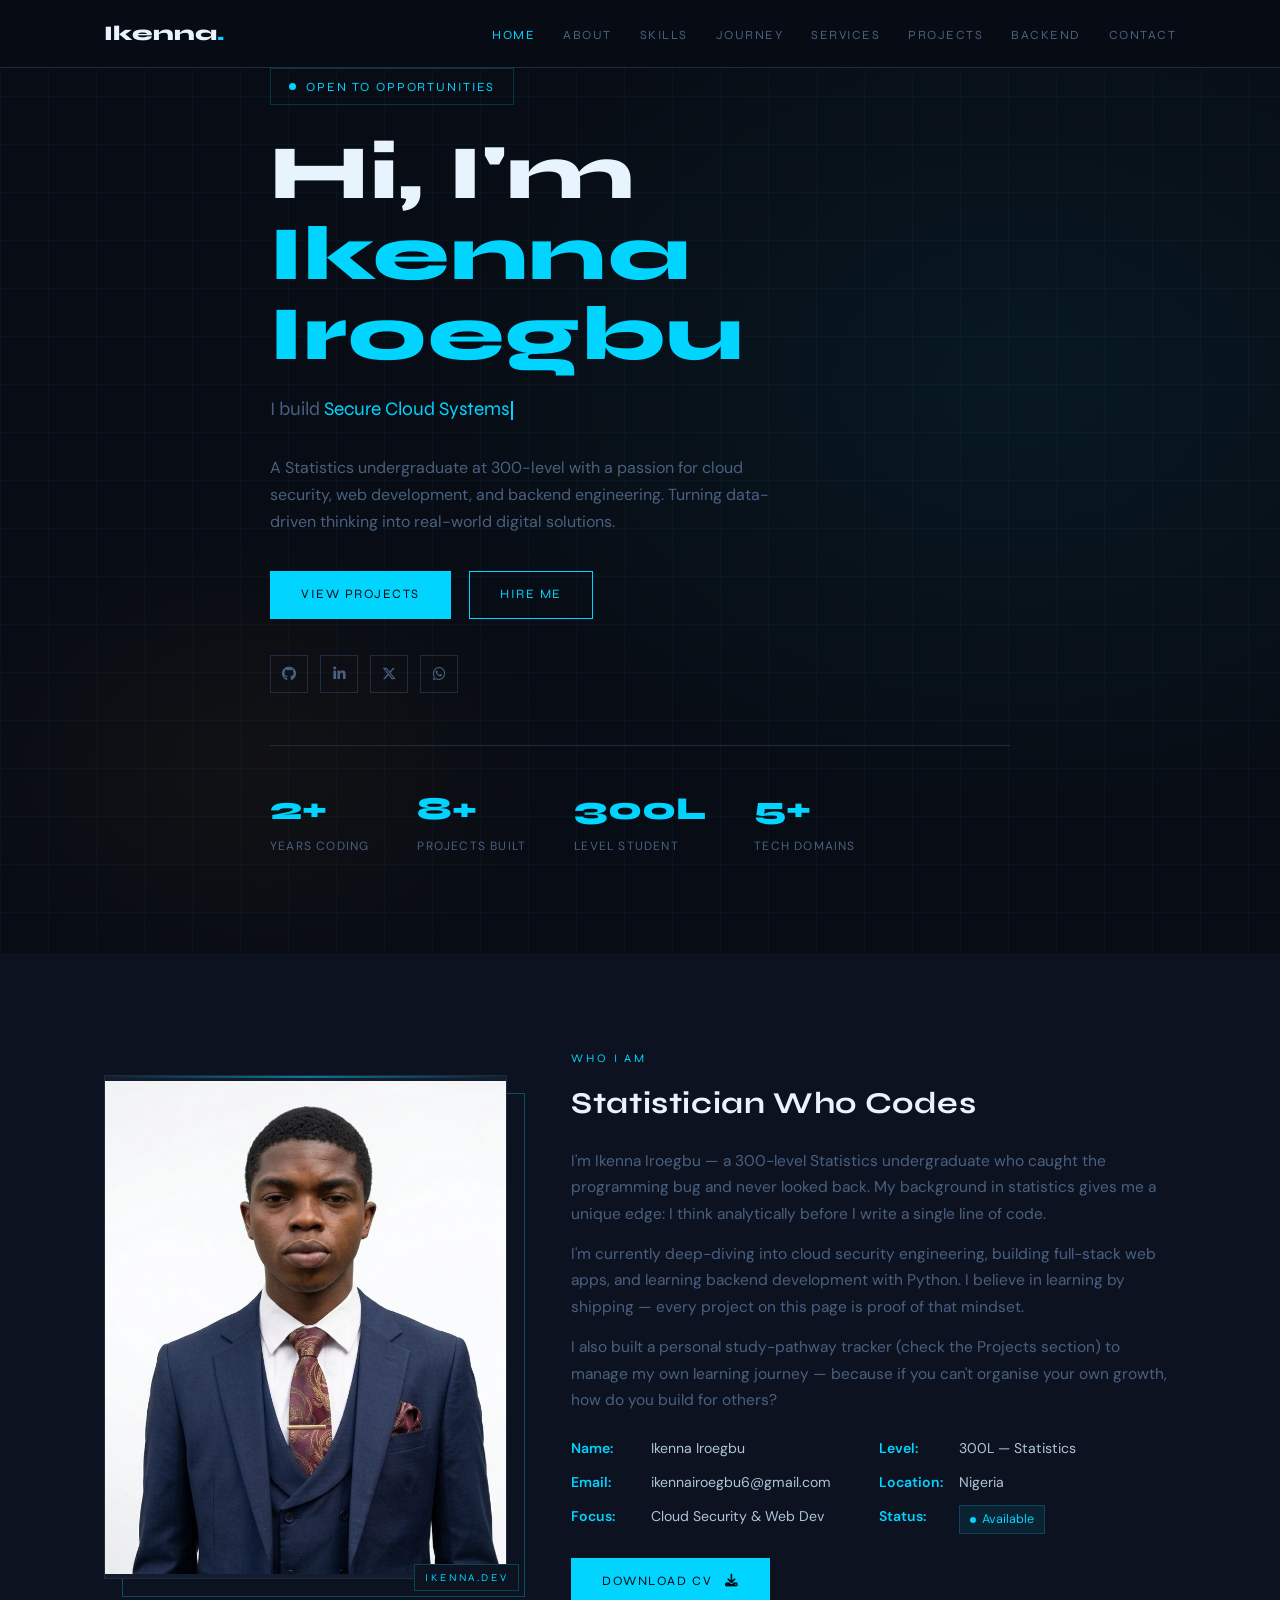
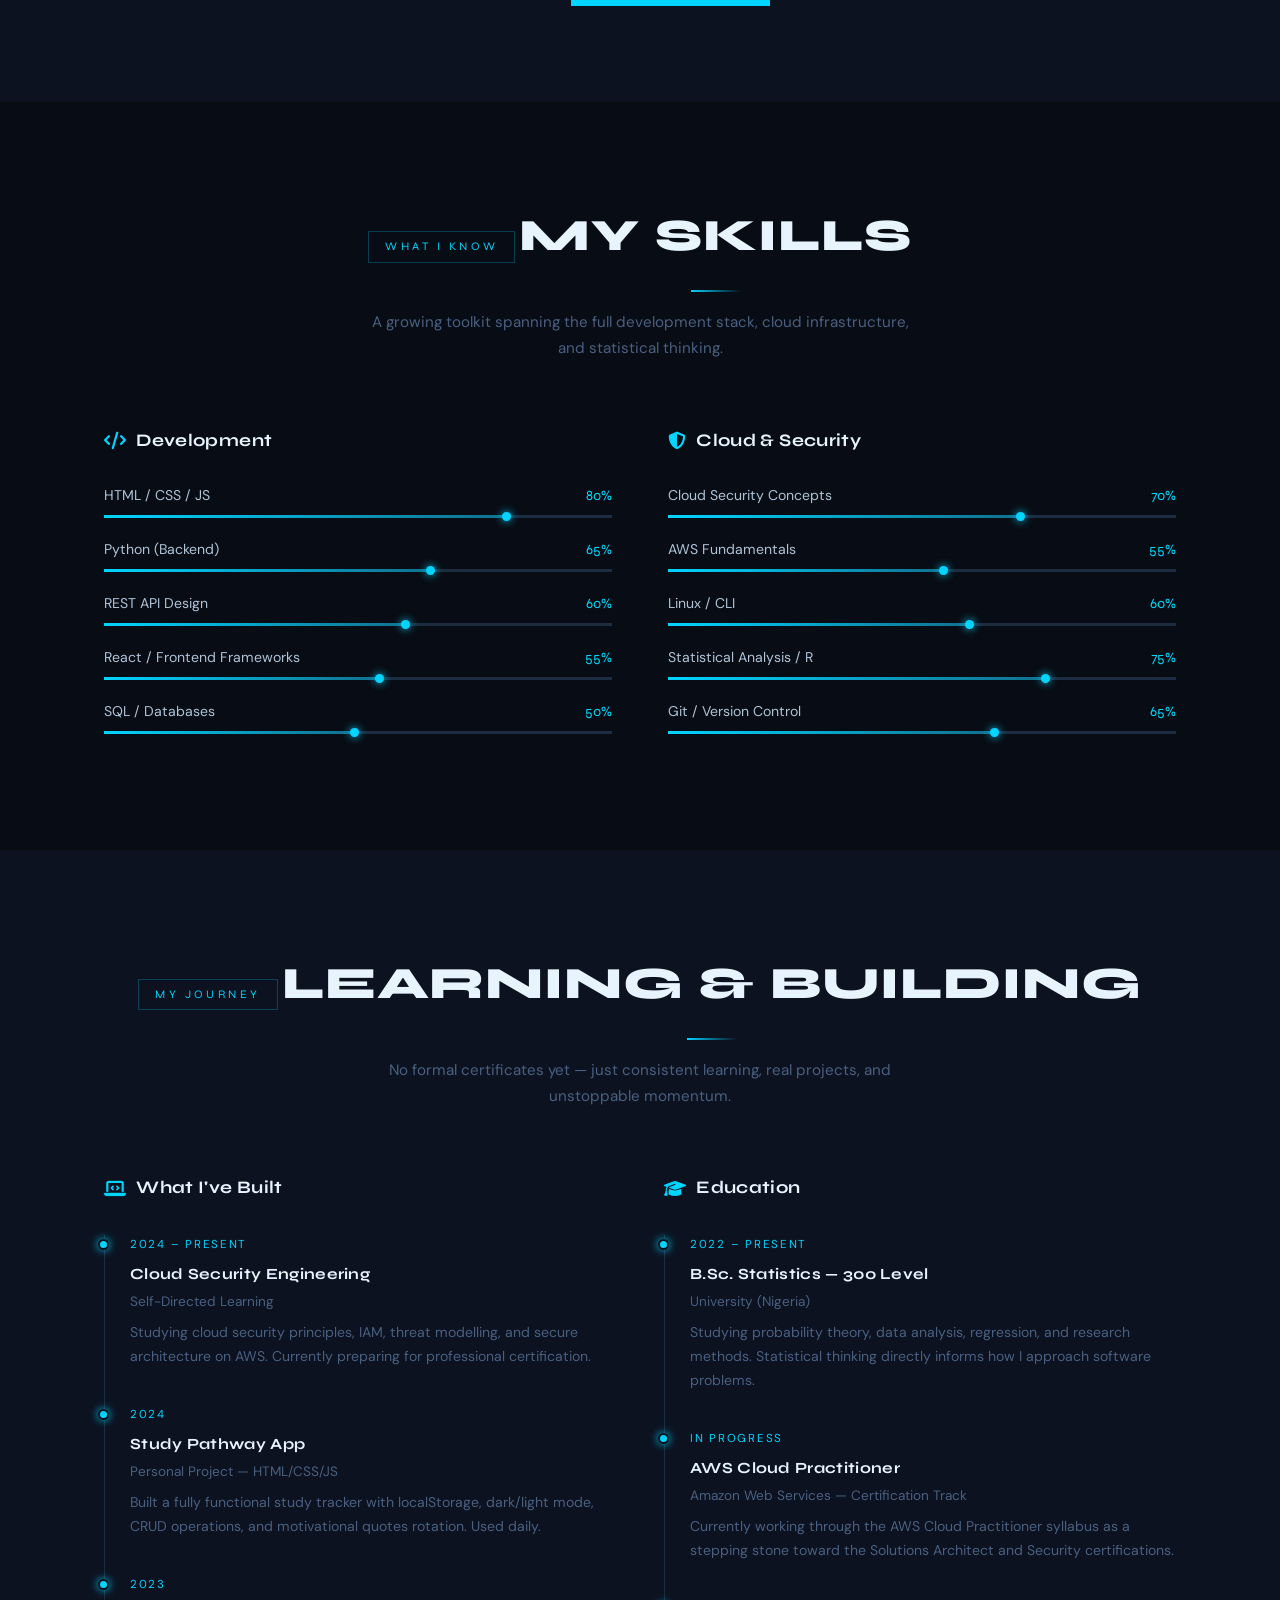
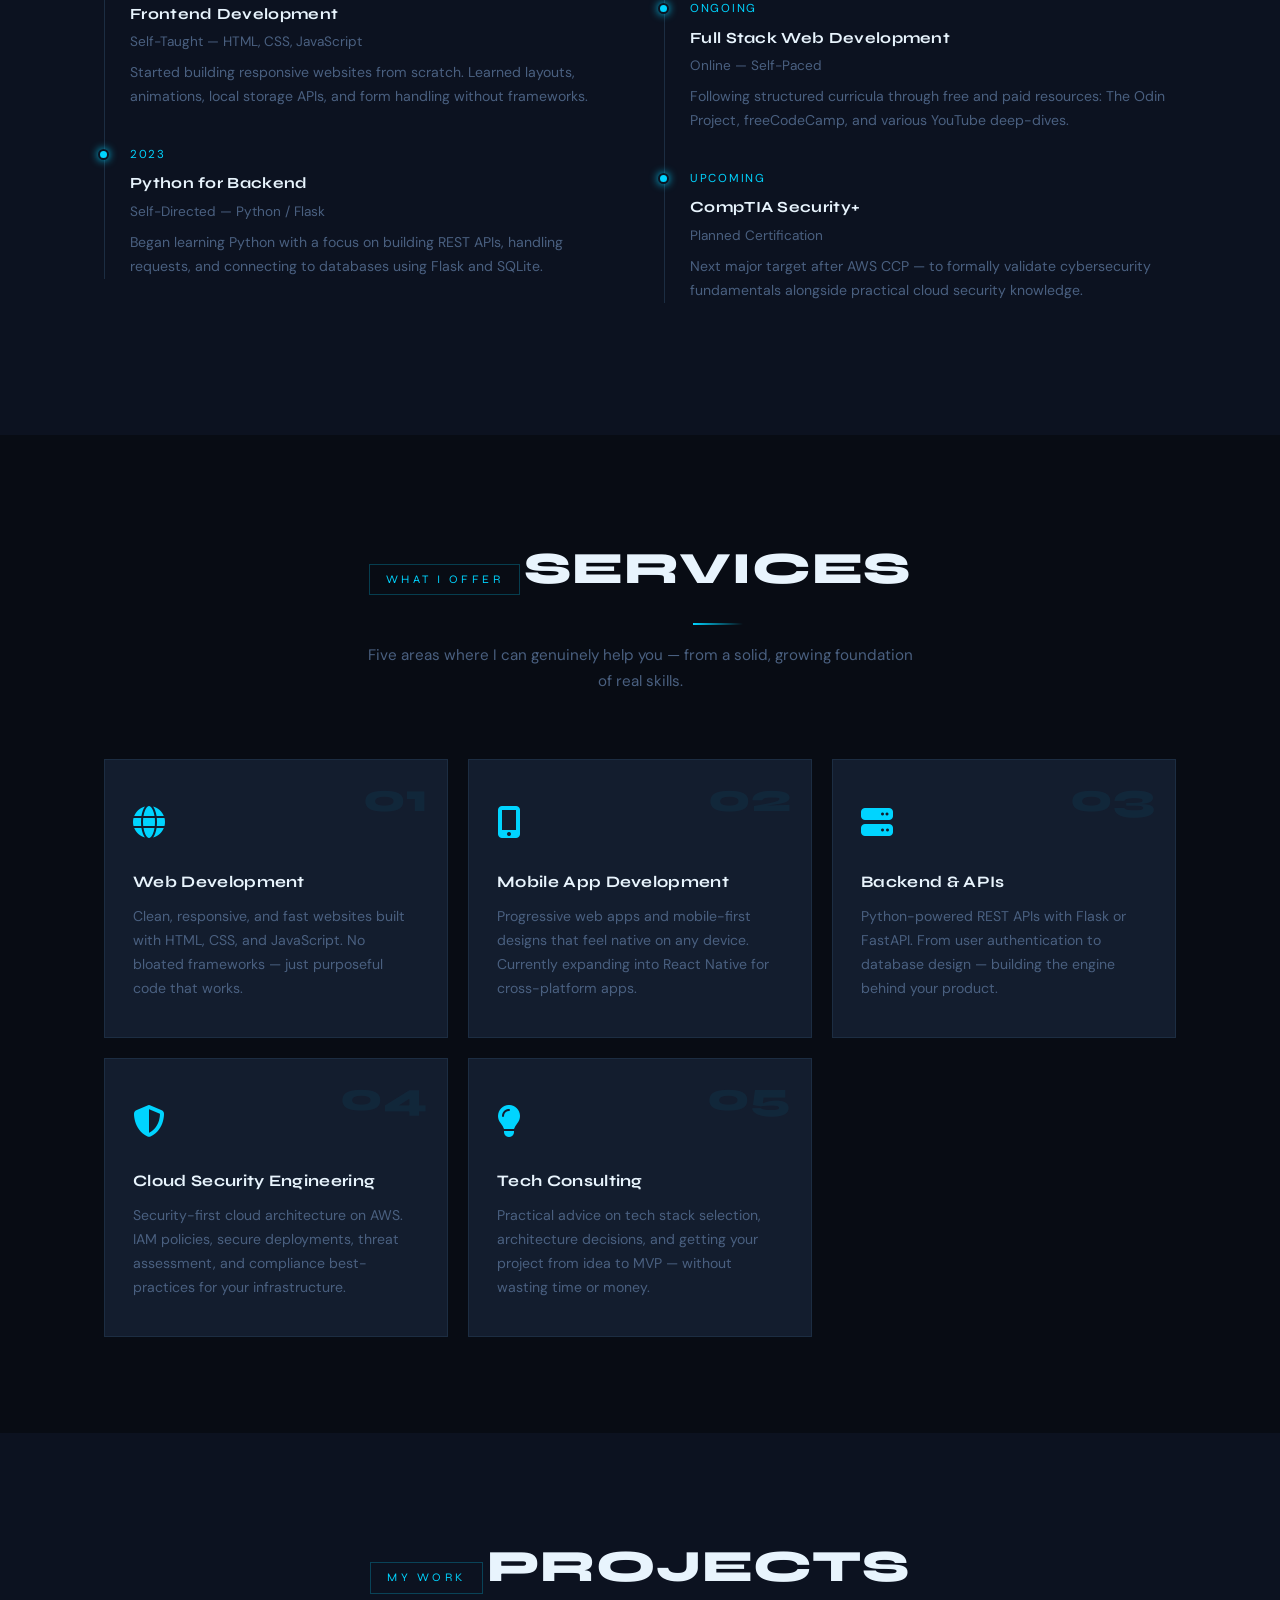
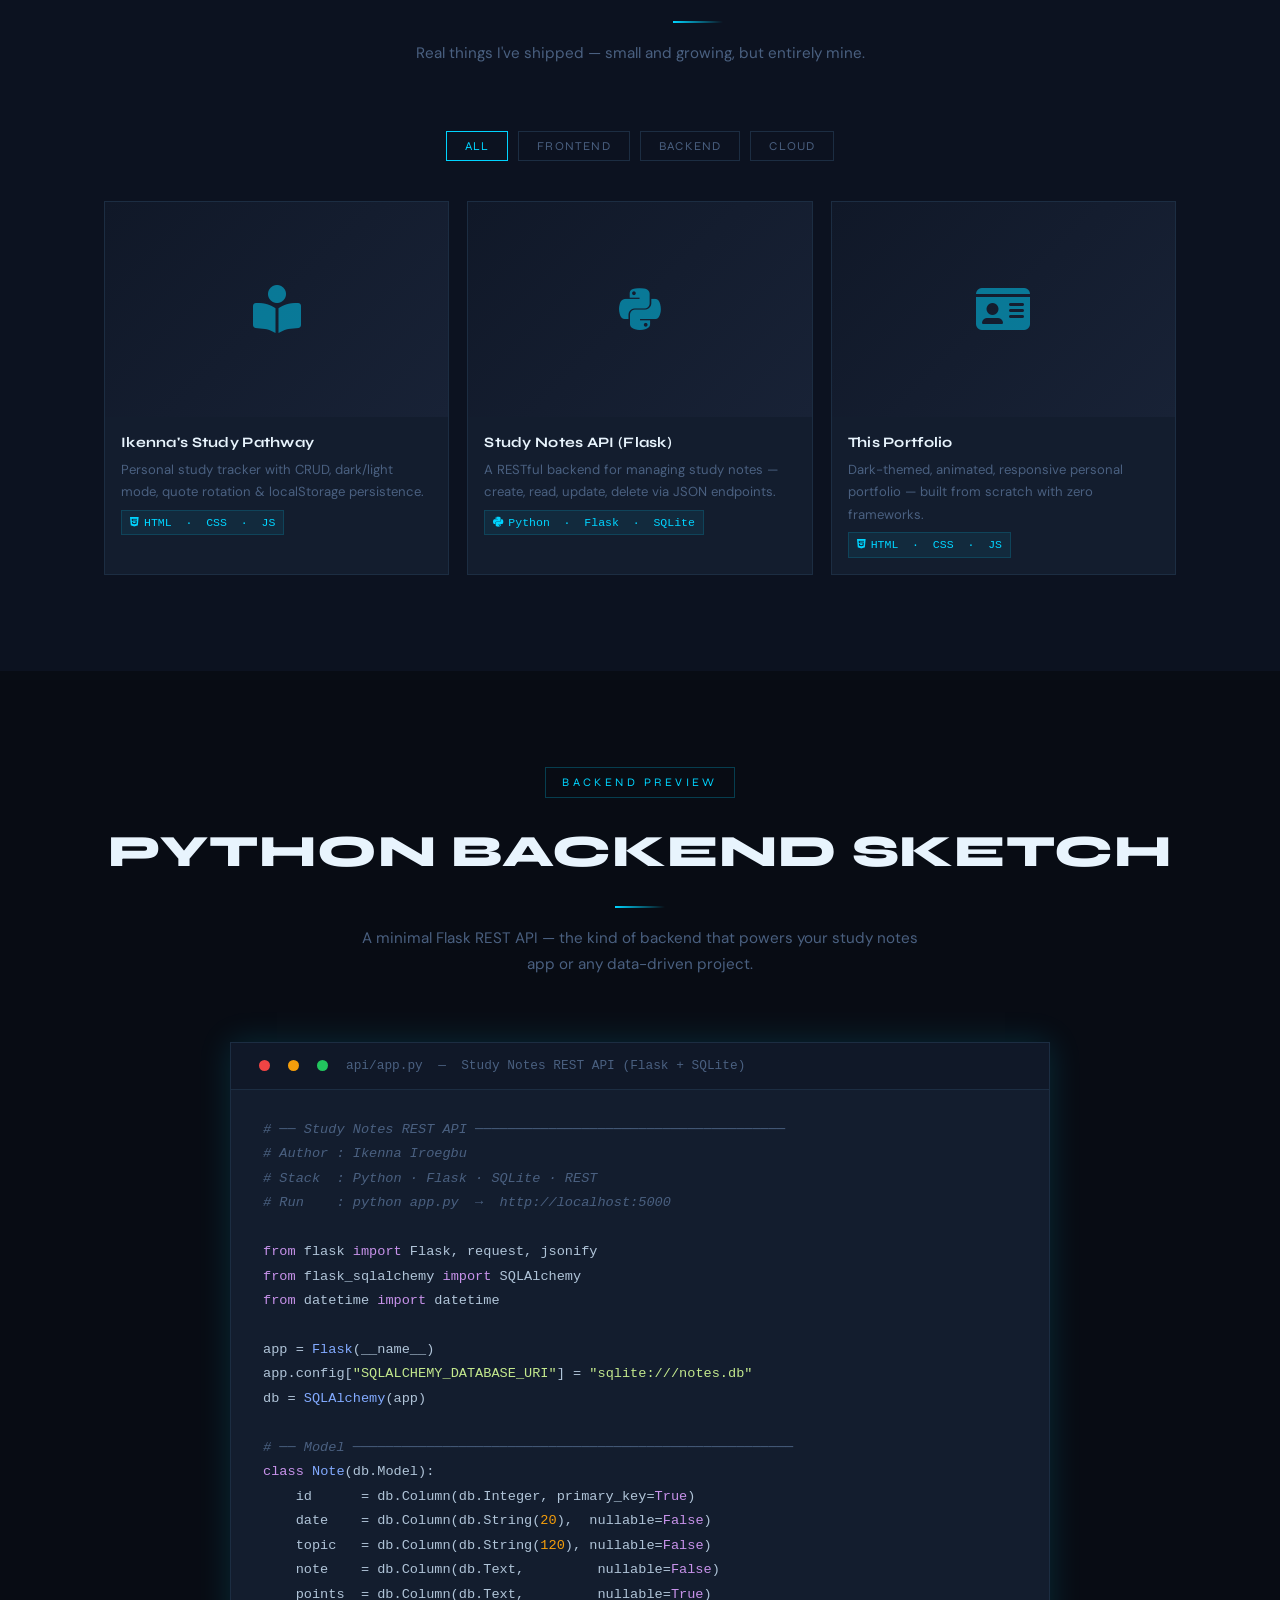
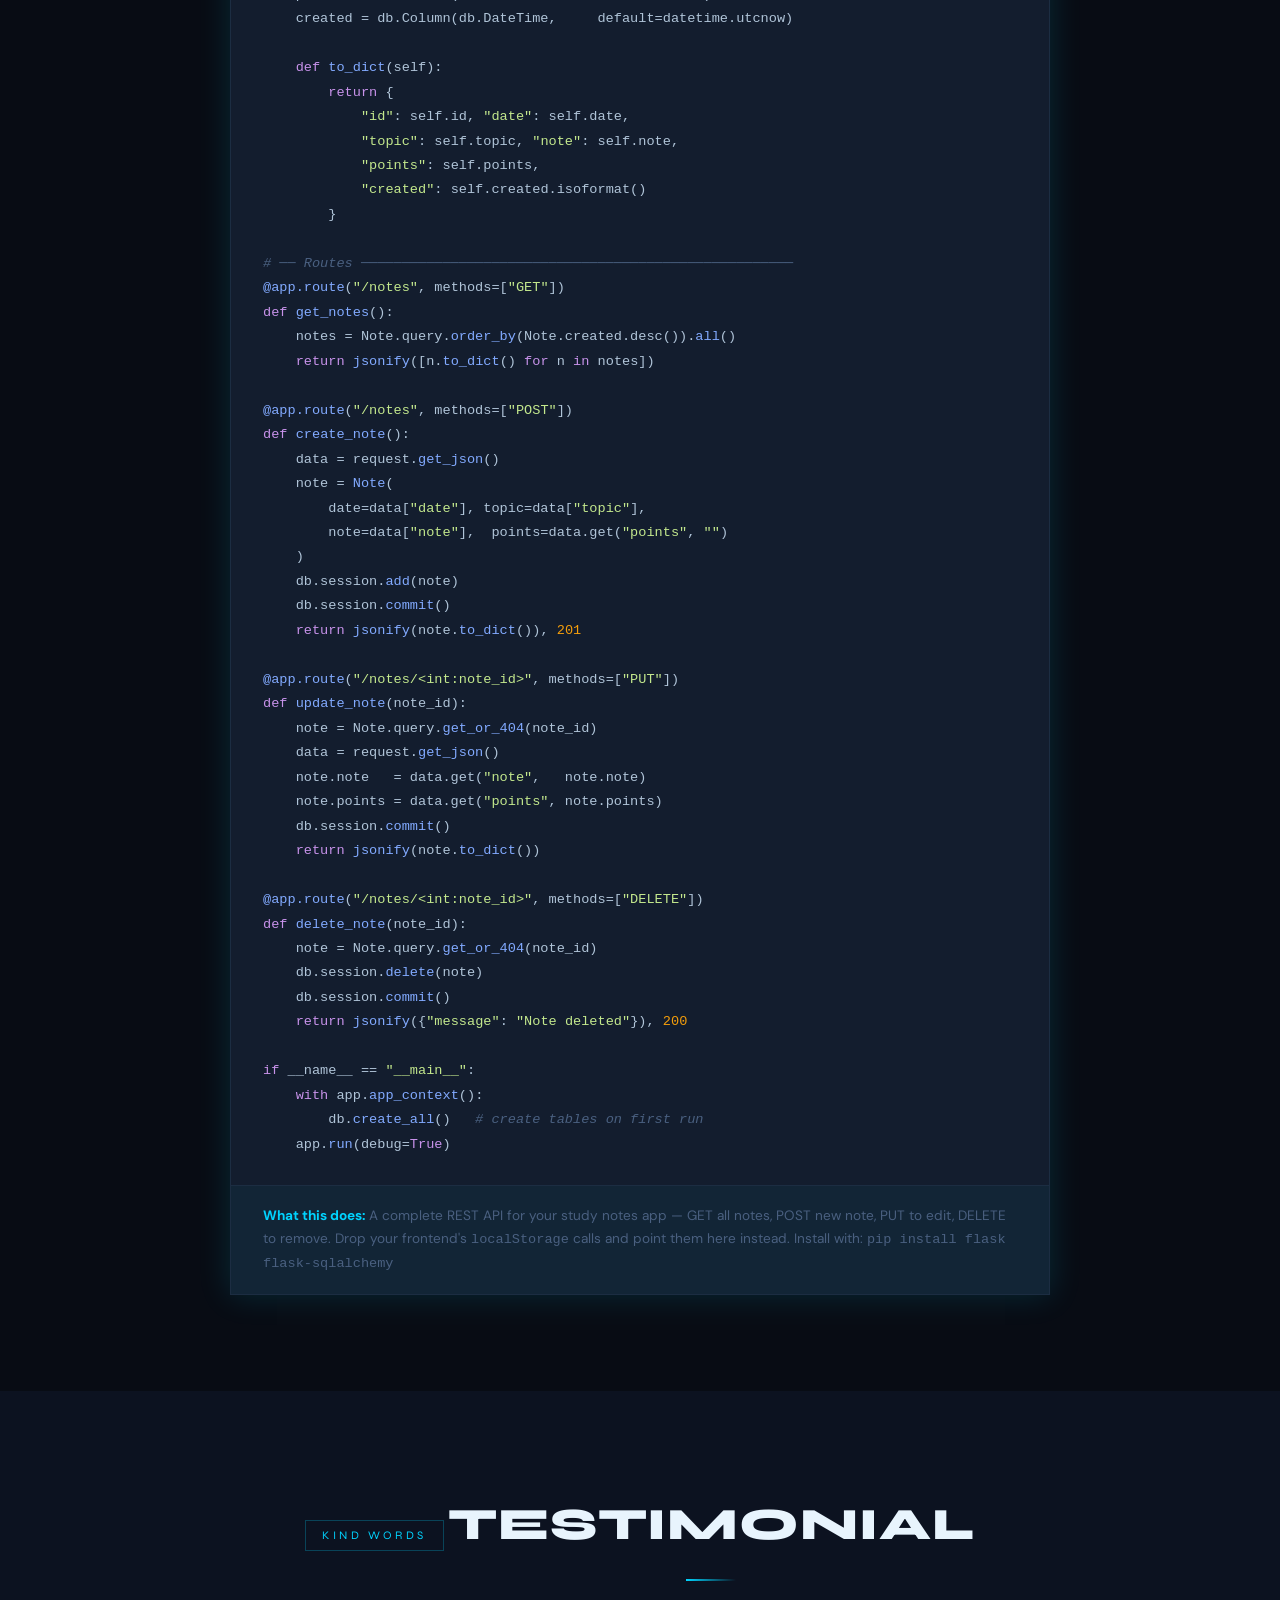
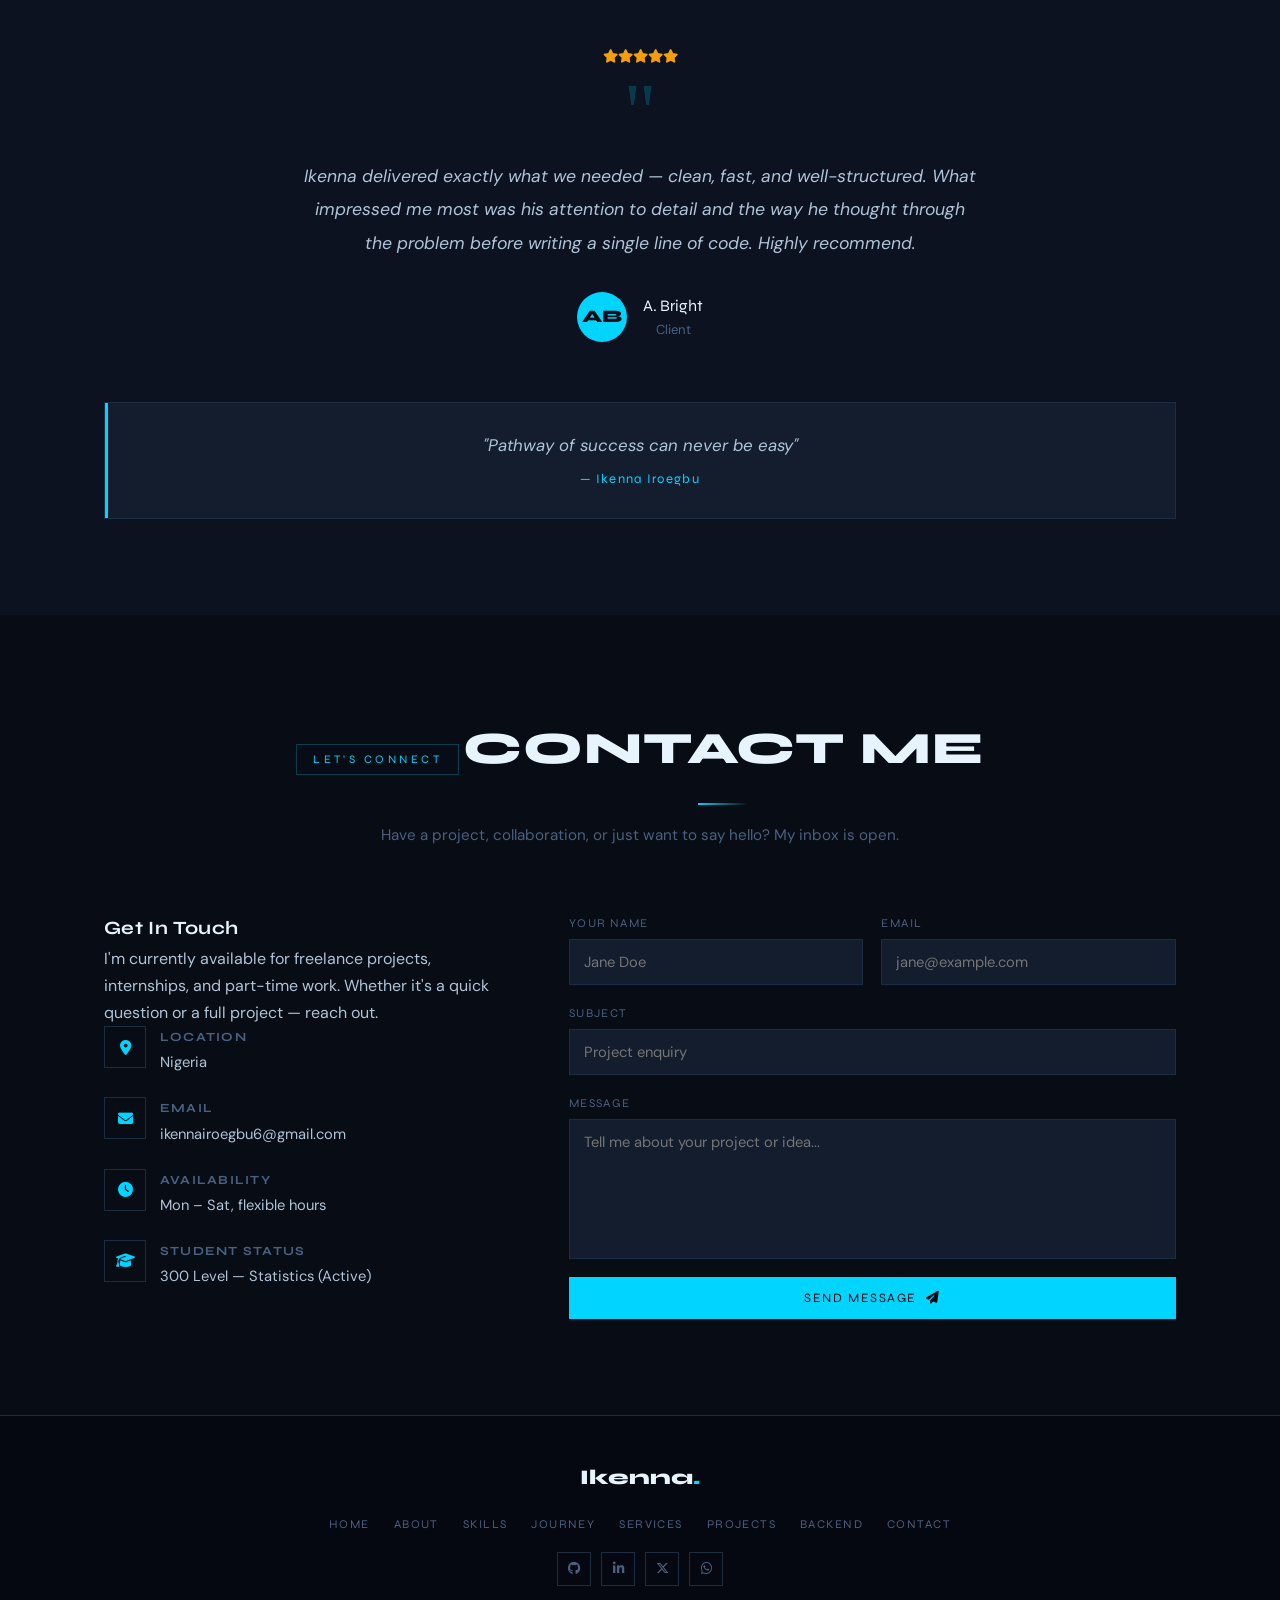
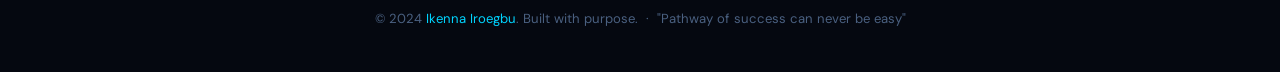
<file: MY PORTFOLIO/ikenna-portfolio.html>
<!DOCTYPE html>
<html lang="en">
<head>
<meta charset="UTF-8"/>
<meta name="viewport" content="width=device-width, initial-scale=1.0"/>
<title>Ikenna Iroegbu – Developer & Cloud Security Engineer</title>
<link href="https://fonts.googleapis.com/css2?family=Syne:wght@400;600;700;800&family=DM+Sans:wght@300;400;500&display=swap" rel="stylesheet"/>
<link rel="stylesheet" href="https://cdnjs.cloudflare.com/ajax/libs/font-awesome/6.5.0/css/all.min.css"/>
<link rel="stylesheet" href="assets/style.css">
</head>
<body>

<!-- NAVBAR -->
<nav id="navbar">
  <div class="nav-in">
    <div class="logo">Ikenna<span>.</span></div>
    <ul class="nav-links" id="nav-links">
      <li><a href="#hero" class="active">Home</a></li>
      <li><a href="#about">About</a></li>
      <li><a href="#skills">Skills</a></li>
      <li><a href="#experience">Journey</a></li>
      <li><a href="#services">Services</a></li>
      <li><a href="#portfolio">Projects</a></li>
      <li><a href="#python">Backend</a></li>
      <li><a href="#contact">Contact</a></li>
    </ul>
    <div class="nav-tog" id="nav-tog"><span></span><span></span><span></span></div>
  </div>
</nav>

<!-- HERO -->
<section id="hero">
  <div class="grid-bg"></div>
  <div class="dots">
    <span></span><span></span><span></span><span></span><span></span>
  </div>
  <div class="container">
    <div class="hero-body fi">
      <div class="hero-pill"><span class="dot"></span>Open to opportunities</div>
      <h1>Hi, I'm<br/><em>Ikenna Iroegbu</em></h1>
      <div class="typed-row">I build <span id="typed"></span><span class="cur"></span></div>
      <p>A Statistics undergraduate at 300-level with a passion for cloud security, web development, and backend engineering. Turning data-driven thinking into real-world digital solutions.</p>
      <a href="#portfolio" class="btn btn-fill">View Projects</a>
      <a href="#contact" class="btn">Hire Me</a>
      <div class="socials">
        <a href="https://github.com/KennaKelvin" title="GitHub"><i class="fab fa-github"></i></a>
        <a href="https://www.linkedin.com/in/ikenna-iroegbu-9a6768236" title="LinkedIn"><i class="fab fa-linkedin-in"></i></a>
        <a href="#" title="Twitter/X"><i class="fab fa-x-twitter"></i></a>
        <a href="https://wa.link/qw2f18" title="WhatsApp"><i class="fab fa-whatsapp"></i></a>
      </div>
      <div class="stats">
        <div><div class="stat-n" data-target="2">0</div><div class="stat-l">Years Coding</div></div>
        <div><div class="stat-n" data-target="8">0</div><div class="stat-l">Projects Built</div></div>
        <div><div class="stat-n" data-target="300">0</div><div class="stat-l">Level Student</div></div>
        <div><div class="stat-n" data-target="5">0</div><div class="stat-l">Tech Domains</div></div>
      </div>
    </div>
  </div>
</section>

<!-- ABOUT -->
<section id="about">
  <div class="container">
    <div class="about-grid">
      <div class="about-pic fi">
        <div class="avatar-box"> <img src="assets/img/passport.jpeg" alt=""></div>
      </div>
      <div class="about-text fi">
        <div class="tag">Who I am</div>
        <h2>Statistician Who Codes</h2>
        <p>I'm Ikenna Iroegbu — a 300-level Statistics undergraduate who caught the programming bug and never looked back. My background in statistics gives me a unique edge: I think analytically before I write a single line of code.</p>
        <p>I'm currently deep-diving into cloud security engineering, building full-stack web apps, and learning backend development with Python. I believe in learning by shipping — every project on this page is proof of that mindset.</p>
        <p>I also built a personal study-pathway tracker (check the Projects section) to manage my own learning journey — because if you can't organise your own growth, how do you build for others?</p>
        <div class="info-grid">
          <div class="info-row"><span class="k">Name:</span><span class="v">Ikenna Iroegbu</span></div>
          <div class="info-row"><span class="k">Level:</span><span class="v">300L — Statistics</span></div>
          <div class="info-row"><span class="k">Email:</span><span class="v">ikennairoegbu6@gmail.com</span></div>
          <div class="info-row"><span class="k">Location:</span><span class="v">Nigeria</span></div>
          <div class="info-row"><span class="k">Focus:</span><span class="v">Cloud Security & Web Dev</span></div>
          <div class="info-row"><span class="k">Status:</span><span class="v"><span class="status-badge"><span class="dot"></span>Available</span></span></div>
        </div>
        <a href="assets/IKENNA CV.pdf" class="btn btn-fill">Download CV <i class="fa fa-download" style="margin-left:8px"></i></a>
      </div>
    </div>
  </div>
</section>

<!-- SKILLS -->
<section id="skills">
  <div class="container">
    <div class="sh fi">
      <div class="sh-tag">What I know</div>
      <h2>My Skills</h2>
      <p>A growing toolkit spanning the full development stack, cloud infrastructure, and statistical thinking.</p>
    </div>
    <div class="skills-grid">
      <div class="skills-col fi">
        <h3><i class="fa fa-code"></i> Development</h3>
        <div class="sk-item">
          <div class="sk-lbl"><span>HTML / CSS / JS</span><span>80%</span></div>
          <div class="sk-track"><div class="sk-fill" data-w="80"></div></div>
        </div>
        <div class="sk-item">
          <div class="sk-lbl"><span>Python (Backend)</span><span>65%</span></div>
          <div class="sk-track"><div class="sk-fill" data-w="65"></div></div>
        </div>
        <div class="sk-item">
          <div class="sk-lbl"><span>REST API Design</span><span>60%</span></div>
          <div class="sk-track"><div class="sk-fill" data-w="60"></div></div>
        </div>
        <div class="sk-item">
          <div class="sk-lbl"><span>React / Frontend Frameworks</span><span>55%</span></div>
          <div class="sk-track"><div class="sk-fill" data-w="55"></div></div>
        </div>
        <div class="sk-item">
          <div class="sk-lbl"><span>SQL / Databases</span><span>50%</span></div>
          <div class="sk-track"><div class="sk-fill" data-w="50"></div></div>
        </div>
      </div>
      <div class="skills-col fi">
        <h3><i class="fa fa-shield-alt"></i> Cloud & Security</h3>
        <div class="sk-item">
          <div class="sk-lbl"><span>Cloud Security Concepts</span><span>70%</span></div>
          <div class="sk-track"><div class="sk-fill" data-w="70"></div></div>
        </div>
        <div class="sk-item">
          <div class="sk-lbl"><span>AWS Fundamentals</span><span>55%</span></div>
          <div class="sk-track"><div class="sk-fill" data-w="55"></div></div>
        </div>
        <div class="sk-item">
          <div class="sk-lbl"><span>Linux / CLI</span><span>60%</span></div>
          <div class="sk-track"><div class="sk-fill" data-w="60"></div></div>
        </div>
        <div class="sk-item">
          <div class="sk-lbl"><span>Statistical Analysis / R</span><span>75%</span></div>
          <div class="sk-track"><div class="sk-fill" data-w="75"></div></div>
        </div>
        <div class="sk-item">
          <div class="sk-lbl"><span>Git / Version Control</span><span>65%</span></div>
          <div class="sk-track"><div class="sk-fill" data-w="65"></div></div>
        </div>
      </div>
    </div>
  </div>
</section>

<!-- EXPERIENCE / EDUCATION -->
<section id="experience">
  <div class="container">
    <div class="sh fi">
      <div class="sh-tag">My Journey</div>
      <h2>Learning &amp; Building</h2>
      <p>No formal certificates yet — just consistent learning, real projects, and unstoppable momentum.</p>
    </div>
    <div class="xp-grid">
      <div class="tl-section fi">
        <h3><i class="fa fa-laptop-code"></i> What I've Built</h3>
        <div class="tl">
          <div class="tl-item">
            <div class="tl-dot"></div>
            <div class="tl-yr">2024 – Present</div>
            <h4>Cloud Security Engineering</h4>
            <div class="co">Self-Directed Learning</div>
            <p>Studying cloud security principles, IAM, threat modelling, and secure architecture on AWS. Currently preparing for professional certification.</p>
          </div>
          <div class="tl-item">
            <div class="tl-dot"></div>
            <div class="tl-yr">2024</div>
            <h4>Study Pathway App</h4>
            <div class="co">Personal Project — HTML/CSS/JS</div>
            <p>Built a fully functional study tracker with localStorage, dark/light mode, CRUD operations, and motivational quotes rotation. Used daily.</p>
          </div>
          <div class="tl-item">
            <div class="tl-dot"></div>
            <div class="tl-yr">2023</div>
            <h4>Frontend Development</h4>
            <div class="co">Self-Taught — HTML, CSS, JavaScript</div>
            <p>Started building responsive websites from scratch. Learned layouts, animations, local storage APIs, and form handling without frameworks.</p>
          </div>
          <div class="tl-item">
            <div class="tl-dot"></div>
            <div class="tl-yr">2023</div>
            <h4>Python for Backend</h4>
            <div class="co">Self-Directed — Python / Flask</div>
            <p>Began learning Python with a focus on building REST APIs, handling requests, and connecting to databases using Flask and SQLite.</p>
          </div>
        </div>
      </div>
      <div class="tl-section fi">
        <h3><i class="fa fa-graduation-cap"></i> Education</h3>
        <div class="tl">
          <div class="tl-item">
            <div class="tl-dot"></div>
            <div class="tl-yr">2022 – Present</div>
            <h4>B.Sc. Statistics — 300 Level</h4>
            <div class="co">University (Nigeria)</div>
            <p>Studying probability theory, data analysis, regression, and research methods. Statistical thinking directly informs how I approach software problems.</p>
          </div>
          <div class="tl-item">
            <div class="tl-dot"></div>
            <div class="tl-yr">In Progress</div>
            <h4>AWS Cloud Practitioner</h4>
            <div class="co">Amazon Web Services — Certification Track</div>
            <p>Currently working through the AWS Cloud Practitioner syllabus as a stepping stone toward the Solutions Architect and Security certifications.</p>
          </div>
          <div class="tl-item">
            <div class="tl-dot"></div>
            <div class="tl-yr">Ongoing</div>
            <h4>Full Stack Web Development</h4>
            <div class="co">Online — Self-Paced</div>
            <p>Following structured curricula through free and paid resources: The Odin Project, freeCodeCamp, and various YouTube deep-dives.</p>
          </div>
          <div class="tl-item">
            <div class="tl-dot"></div>
            <div class="tl-yr">Upcoming</div>
            <h4>CompTIA Security+</h4>
            <div class="co">Planned Certification</div>
            <p>Next major target after AWS CCP — to formally validate cybersecurity fundamentals alongside practical cloud security knowledge.</p>
          </div>
        </div>
      </div>
    </div>
  </div>
</section>

<!-- SERVICES -->
<section id="services">
  <div class="container">
    <div class="sh fi">
      <div class="sh-tag">What I offer</div>
      <h2>Services</h2>
      <p>Five areas where I can genuinely help you — from a solid, growing foundation of real skills.</p>
    </div>
    <div class="srv-grid">
      <div class="srv-card fi">
        <div class="srv-num">01</div>
        <div class="srv-icon"><i class="fa fa-globe"></i></div>
        <h3>Web Development</h3>
        <p>Clean, responsive, and fast websites built with HTML, CSS, and JavaScript. No bloated frameworks — just purposeful code that works.</p>
      </div>
      <div class="srv-card fi">
        <div class="srv-num">02</div>
        <div class="srv-icon"><i class="fa fa-mobile-alt"></i></div>
        <h3>Mobile App Development</h3>
        <p>Progressive web apps and mobile-first designs that feel native on any device. Currently expanding into React Native for cross-platform apps.</p>
      </div>
      <div class="srv-card fi">
        <div class="srv-num">03</div>
        <div class="srv-icon"><i class="fa fa-server"></i></div>
        <h3>Backend &amp; APIs</h3>
        <p>Python-powered REST APIs with Flask or FastAPI. From user authentication to database design — building the engine behind your product.</p>
      </div>
      <div class="srv-card fi">
        <div class="srv-num">04</div>
        <div class="srv-icon"><i class="fa fa-shield-halved"></i></div>
        <h3>Cloud Security Engineering</h3>
        <p>Security-first cloud architecture on AWS. IAM policies, secure deployments, threat assessment, and compliance best-practices for your infrastructure.</p>
      </div>
      <div class="srv-card fi">
        <div class="srv-num">05</div>
        <div class="srv-icon"><i class="fa fa-lightbulb"></i></div>
        <h3>Tech Consulting</h3>
        <p>Practical advice on tech stack selection, architecture decisions, and getting your project from idea to MVP — without wasting time or money.</p>
      </div>
    </div>
  </div>
</section>

<!-- PORTFOLIO -->
<section id="portfolio">
  <div class="container">
    <div class="sh fi">
      <div class="sh-tag">My Work</div>
      <h2>Projects</h2>
      <p>Real things I've shipped — small and growing, but entirely mine.</p>
    </div>
    <div class="filter-row fi">
      <button class="fb active" data-f="all">All</button>
      <button class="fb" data-f="frontend">Frontend</button>
      <button class="fb" data-f="backend">Backend</button>
      <button class="fb" data-f="cloud">Cloud</button>
    </div>
    <div class="port-grid" id="pgrid">

      <div class="p-item" data-c="frontend">
        <div class="p-thumb" style="background:#0c1828;"><i class="fa fa-book-open-reader"></i></div>
        <div class="p-overlay">
          <h4>Study Pathway App</h4><span>Frontend</span>
          <a href="https://kennakelvin.github.io/study/study.html"><i class="fa fa-external-link-alt"></i></a>
        </div>
        <div class="p-meta">
          <h4>Ikenna's Study Pathway</h4>
          <p>Personal study tracker with CRUD, dark/light mode, quote rotation & localStorage persistence.</p>
          <span class="code-badge"><i class="fab fa-html5"></i> HTML &nbsp;·&nbsp; CSS &nbsp;·&nbsp; JS</span>
        </div>
      </div>

      <div class="p-item" data-c="backend">
        <div class="p-thumb" style="background:#0c1a14;"><i class="fab fa-python"></i></div>
        <div class="p-overlay">
          <h4>Notes REST API</h4><span>Backend · Python</span>
          <a href="#python"><i class="fa fa-code"></i></a>
        </div>
        <div class="p-meta">
          <h4>Study Notes API (Flask)</h4>
          <p>A RESTful backend for managing study notes — create, read, update, delete via JSON endpoints.</p>
          <span class="code-badge"><i class="fab fa-python"></i> Python &nbsp;·&nbsp; Flask &nbsp;·&nbsp; SQLite</span>
        </div>
      </div>

      <div class="p-item" data-c="frontend">
        <div class="p-thumb" style="background:#14100c;"><i class="fa fa-id-card"></i></div>
        <div class="p-overlay">
          <h4>Portfolio Website</h4><span>Frontend</span>
          <a href="#"><i class="fa fa-external-link-alt"></i></a>
        </div>
        <div class="p-meta">
          <h4>This Portfolio</h4>
          <p>Dark-themed, animated, responsive personal portfolio — built from scratch with zero frameworks.</p>
          <span class="code-badge"><i class="fab fa-html5"></i> HTML &nbsp;·&nbsp; CSS &nbsp;·&nbsp; JS</span>
        </div>
      </div>

      <!-- <div class="p-item" data-c="cloud">
        <div class="p-thumb" style="background:#080c20;"><i class="fab fa-aws"></i></div>
        <div class="p-overlay">
          <h4>AWS IAM Lab</h4><span>Cloud Security</span>
          <a href="#"><i class="fa fa-external-link-alt"></i></a>
        </div>
        <div class="p-meta">
          <h4>AWS IAM Policy Lab</h4>
          <p>Hands-on practice configuring least-privilege IAM policies, MFA enforcement, and CloudTrail logging.</p>
          <span class="code-badge"><i class="fab fa-aws"></i> AWS &nbsp;·&nbsp; IAM &nbsp;·&nbsp; CloudTrail</span>
        </div>
      </div> -->

      <!-- <div class="p-item" data-c="backend">
        <div class="p-thumb" style="background:#14080c;"><i class="fa fa-database"></i></div>
        <div class="p-overlay">
          <h4>Student Score Analyser</h4><span>Python · Data</span>
          <a href="#"><i class="fa fa-external-link-alt"></i></a>
        </div>
        <div class="p-meta">
          <h4>Score Analysis Script</h4>
          <p>Python CLI tool that reads student CSV data, computes descriptive stats, and exports a summary report.</p>
          <span class="code-badge"><i class="fab fa-python"></i> Python &nbsp;·&nbsp; pandas &nbsp;·&nbsp; CSV</span>
        </div>
      </div>

      <div class="p-item" data-c="cloud">
        <div class="p-thumb" style="background:#0a0c18;"><i class="fa fa-lock"></i></div>
        <div class="p-overlay">
          <h4>Security Hardening Guide</h4><span>Cloud Security</span>
          <a href="#"><i class="fa fa-external-link-alt"></i></a>
        </div>
        <div class="p-meta">
          <h4>Linux Server Hardening</h4>
          <p>Step-by-step documentation for hardening a Ubuntu server: SSH keys, UFW firewall, fail2ban, and updates.</p>
          <span class="code-badge"><i class="fa fa-terminal"></i> Linux &nbsp;·&nbsp; Bash &nbsp;·&nbsp; UFW</span>
        </div>
      </div> -->

    </div>
  </div>
</section>

<!-- PYTHON BACKEND SKETCH -->
<section id="python">
  <div class="container">
    <div class="sh fi">
      <div class="sh-tag">Backend Preview</div>
      <h2>Python Backend Sketch</h2>
      <p>A minimal Flask REST API — the kind of backend that powers your study notes app or any data-driven project.</p>
    </div>
    <div class="py-wrap fi">
      <div class="py-bar">
        <span class="dot-r"></span><span class="dot-y"></span><span class="dot-g"></span>
        <span>api/app.py &nbsp;—&nbsp; Study Notes REST API (Flask + SQLite)</span>
      </div>
      <div class="py-code"><pre><span class="cm"># ── Study Notes REST API ──────────────────────────────────────</span>
<span class="cm"># Author : Ikenna Iroegbu</span>
<span class="cm"># Stack  : Python · Flask · SQLite · REST</span>
<span class="cm"># Run    : python app.py  →  http://localhost:5000</span>

<span class="kw">from</span> flask <span class="kw">import</span> Flask, request, jsonify
<span class="kw">from</span> flask_sqlalchemy <span class="kw">import</span> SQLAlchemy
<span class="kw">from</span> datetime <span class="kw">import</span> datetime

app = <span class="fn">Flask</span>(__name__)
app.config[<span class="st">"SQLALCHEMY_DATABASE_URI"</span>] = <span class="st">"sqlite:///notes.db"</span>
db = <span class="fn">SQLAlchemy</span>(app)

<span class="cm"># ── Model ──────────────────────────────────────────────────────</span>
<span class="kw">class</span> <span class="fn">Note</span>(db.Model):
    id      = db.Column(db.Integer, primary_key=<span class="kw">True</span>)
    date    = db.Column(db.String(<span class="num">20</span>),  nullable=<span class="kw">False</span>)
    topic   = db.Column(db.String(<span class="num">120</span>), nullable=<span class="kw">False</span>)
    note    = db.Column(db.Text,         nullable=<span class="kw">False</span>)
    points  = db.Column(db.Text,         nullable=<span class="kw">True</span>)
    created = db.Column(db.DateTime,     default=datetime.utcnow)

    <span class="kw">def</span> <span class="fn">to_dict</span>(self):
        <span class="kw">return</span> {
            <span class="st">"id"</span>: self.id, <span class="st">"date"</span>: self.date,
            <span class="st">"topic"</span>: self.topic, <span class="st">"note"</span>: self.note,
            <span class="st">"points"</span>: self.points,
            <span class="st">"created"</span>: self.created.isoformat()
        }

<span class="cm"># ── Routes ─────────────────────────────────────────────────────</span>
<span class="fn">@app.route</span>(<span class="st">"/notes"</span>, methods=[<span class="st">"GET"</span>])
<span class="kw">def</span> <span class="fn">get_notes</span>():
    notes = Note.query.<span class="fn">order_by</span>(Note.created.desc()).<span class="fn">all</span>()
    <span class="kw">return</span> <span class="fn">jsonify</span>([n.<span class="fn">to_dict</span>() <span class="kw">for</span> n <span class="kw">in</span> notes])

<span class="fn">@app.route</span>(<span class="st">"/notes"</span>, methods=[<span class="st">"POST"</span>])
<span class="kw">def</span> <span class="fn">create_note</span>():
    data = request.<span class="fn">get_json</span>()
    note = <span class="fn">Note</span>(
        date=data[<span class="st">"date"</span>], topic=data[<span class="st">"topic"</span>],
        note=data[<span class="st">"note"</span>],  points=data.get(<span class="st">"points"</span>, <span class="st">""</span>)
    )
    db.session.<span class="fn">add</span>(note)
    db.session.<span class="fn">commit</span>()
    <span class="kw">return</span> <span class="fn">jsonify</span>(note.<span class="fn">to_dict</span>()), <span class="num">201</span>

<span class="fn">@app.route</span>(<span class="st">"/notes/&lt;int:note_id&gt;"</span>, methods=[<span class="st">"PUT"</span>])
<span class="kw">def</span> <span class="fn">update_note</span>(note_id):
    note = Note.query.<span class="fn">get_or_404</span>(note_id)
    data = request.<span class="fn">get_json</span>()
    note.note   = data.get(<span class="st">"note"</span>,   note.note)
    note.points = data.get(<span class="st">"points"</span>, note.points)
    db.session.<span class="fn">commit</span>()
    <span class="kw">return</span> <span class="fn">jsonify</span>(note.<span class="fn">to_dict</span>())

<span class="fn">@app.route</span>(<span class="st">"/notes/&lt;int:note_id&gt;"</span>, methods=[<span class="st">"DELETE"</span>])
<span class="kw">def</span> <span class="fn">delete_note</span>(note_id):
    note = Note.query.<span class="fn">get_or_404</span>(note_id)
    db.session.<span class="fn">delete</span>(note)
    db.session.<span class="fn">commit</span>()
    <span class="kw">return</span> <span class="fn">jsonify</span>({<span class="st">"message"</span>: <span class="st">"Note deleted"</span>}), <span class="num">200</span>

<span class="kw">if</span> __name__ == <span class="st">"__main__"</span>:
    <span class="kw">with</span> app.<span class="fn">app_context</span>():
        db.<span class="fn">create_all</span>()   <span class="cm"># create tables on first run</span>
    app.<span class="fn">run</span>(debug=<span class="kw">True</span>)</pre>
      </div>
      <div class="py-note">
        <strong>What this does:</strong> A complete REST API for your study notes app — GET all notes, POST new note, PUT to edit, DELETE to remove. Drop your frontend's <code>localStorage</code> calls and point them here instead. Install with: <code>pip install flask flask-sqlalchemy</code>
      </div>
    </div>
  </div>
</section>

<!-- TESTIMONIALS -->
<section id="testimonials">
  <div class="container">
    <div class="sh fi">
      <div class="sh-tag">Kind Words</div>
      <h2>Testimonial</h2>
    </div>
    <div class="testi-single fi">
      <div class="testi-stars">
        <i class="fa fa-star"></i><i class="fa fa-star"></i><i class="fa fa-star"></i><i class="fa fa-star"></i><i class="fa fa-star"></i>
      </div>
      <div class="quote-mark">"</div>
      <p>Ikenna delivered exactly what we needed — clean, fast, and well-structured. What impressed me most was his attention to detail and the way he thought through the problem before writing a single line of code. Highly recommend.</p>
      <div class="testi-author">
        <div class="t-av">AB</div>
        <div>
          <div class="t-name">A. Bright</div>
          <div class="t-role">Client</div>
        </div>
      </div>
    </div>

    <!-- Rotating motivational quote from your study app -->
    <div class="quote-strip fi">
      <div id="rotate-quote">"Pathway of success can never be easy"</div>
      <div id="rotate-author">— Ikenna Iroegbu</div>
    </div>
  </div>
</section>

<!-- CONTACT -->
<section id="contact">
  <div class="container">
    <div class="sh fi">
      <div class="sh-tag">Let's connect</div>
      <h2>Contact Me</h2>
      <p>Have a project, collaboration, or just want to say hello? My inbox is open.</p>
    </div>
    <div class="ct-grid">
      <div class="fi">
        <h3>Get In Touch</h3>
        <p>I'm currently available for freelance projects, internships, and part-time work. Whether it's a quick question or a full project — reach out.</p>
        <div class="ct-row">
          <div class="ct-icon"><i class="fa fa-map-marker-alt"></i></div>
          <div><h5>Location</h5><p>Nigeria</p></div>
        </div>
        <div class="ct-row">
          <div class="ct-icon"><i class="fa fa-envelope"></i></div>
          <div><h5>Email</h5><p>ikennairoegbu6@gmail.com</p></div>
        </div>
        <div class="ct-row">
          <div class="ct-icon"><i class="fa fa-clock"></i></div>
          <div><h5>Availability</h5><p>Mon – Sat, flexible hours</p></div>
        </div>
        <div class="ct-row">
          <div class="ct-icon"><i class="fa fa-graduation-cap"></i></div>
          <div><h5>Student Status</h5><p>300 Level — Statistics (Active)</p></div>
        </div>
      </div>
      <div class="fi">
        <div class="ct-form">
          <div class="form-row-2">
            <div class="fg"><label>Your Name</label><input type="text" id="fn" placeholder="Jane Doe"/></div>
            <div class="fg"><label>Email</label><input type="email" id="fe" placeholder="jane@example.com"/></div>
          </div>
          <div class="fg"><label>Subject</label><input type="text" id="fs" placeholder="Project enquiry"/></div>
          <div class="fg"><label>Message</label><textarea id="fm" placeholder="Tell me about your project or idea..."></textarea></div>
          <div class="msg-success" id="msg-ok">✓ Message sent! I'll get back to you soon.</div>
          <button class="btn btn-fill" style="display:block;text-align:center;width:100%" onclick="sendMsg()">
            Send Message &nbsp;<i class="fa fa-paper-plane"></i>
          </button>
        </div>
      </div>
    </div>
  </div>
</section>

<!-- FOOTER -->
<footer>
  <div class="container">
    <div class="f-logo">Ikenna<span>.</span></div>
    <div class="f-links">
      <a href="#hero">Home</a><a href="#about">About</a><a href="#skills">Skills</a>
      <a href="#experience">Journey</a><a href="#services">Services</a>
      <a href="#portfolio">Projects</a><a href="#python">Backend</a><a href="#contact">Contact</a>
    </div>
    <div class="f-soc">
      <a href="#"><i class="fab fa-github"></i></a>
      <a href="#"><i class="fab fa-linkedin-in"></i></a>
      <a href="#"><i class="fab fa-x-twitter"></i></a>
      <a href="#"><i class="fab fa-whatsapp"></i></a>
    </div>
    <p>&copy; 2024 <span>Ikenna Iroegbu</span>. Built with purpose. &nbsp;·&nbsp; "Pathway of success can never be easy"</p>
  </div>
</footer>

<div id="btt" onclick="window.scrollTo({top:0,behavior:'smooth'})"><i class="fa fa-arrow-up"></i></div>
</body>
</html>
<script src="script.js"></script>
</file>
<file: MY PORTFOLIO/assets/style.css>
:root {
  --bg:      #080c14;
  --bg2:     #0c1220;
  --bg3:     #101828;
  --surface: #131d2e;
  --surface2:#182236;
  --accent:  #00d4ff;
  --accent2: #0095b3;
  --gold:    #f59e0b;
  --text:    #b0c4d8;
  --white:   #e8f4fd;
  --muted:   #4a6080;
  --border:  #1c2d42;
  --nav-h:   68px;
  --glow: 0 0 30px rgba(0,212,255,.15);
}

*,*::before,*::after{box-sizing:border-box;margin:0;padding:0;}
html{scroll-behavior:smooth;}
body{
  background:var(--bg);
  color:var(--text);
  font-family:'DM Sans',sans-serif;
  line-height:1.7;
  overflow-x:hidden;
}
h1,h2,h3,h4,h5{font-family:'Syne',sans-serif;color:var(--white);letter-spacing:.02em;}
a{color:var(--accent);text-decoration:none;transition:color .25s;}
a:hover{color:#fff;}
img{max-width:100%;display:block;}
section{padding:96px 0;}
.container{max-width:1120px;margin:0 auto;padding:0 24px;}

/* ── SECTION HEADER ── */
.sh{text-align:center;margin-bottom:64px;}
.sh-tag{
  display:inline-block;font-family:'Syne',sans-serif;
  font-size:.72rem;letter-spacing:.3em;text-transform:uppercase;
  color:var(--accent);border:1px solid rgba(0,212,255,.25);
  padding:5px 16px;margin-bottom:16px;
}
.sh h2{
  font-size:clamp(1.8rem,4vw,2.8rem);font-weight:800;
  text-transform:uppercase;position:relative;
  display:inline-block;padding-bottom:18px;
}
.sh h2::after{
  content:'';position:absolute;bottom:0;left:50%;
  transform:translateX(-50%);
  width:50px;height:2px;
  background:linear-gradient(90deg,var(--accent),transparent);
}
.sh p{max-width:560px;margin:18px auto 0;color:var(--muted);font-size:.95rem;}

/* ── NAVBAR ── */
nav{
  position:fixed;top:0;left:0;width:100%;z-index:1000;
  height:var(--nav-h);
  background:rgba(8,12,20,.9);
  backdrop-filter:blur(16px);
  border-bottom:1px solid var(--border);
}
.nav-in{
  display:flex;align-items:center;justify-content:space-between;
  max-width:1120px;margin:0 auto;padding:0 24px;height:100%;
}
.logo{font-family:'Syne',sans-serif;font-size:1.3rem;font-weight:800;color:var(--white);}
.logo span{color:var(--accent);}
.nav-links{display:flex;gap:28px;list-style:none;}
.nav-links a{
  font-family:'Syne',sans-serif;font-size:.78rem;
  letter-spacing:.12em;text-transform:uppercase;
  color:var(--muted);transition:color .2s;
}
.nav-links a:hover,.nav-links a.active{color:var(--accent);}
.nav-tog{display:none;flex-direction:column;gap:5px;cursor:pointer;}
.nav-tog span{width:22px;height:2px;background:var(--white);transition:.3s;}

/* ── HERO ── */
#hero{
  min-height:100vh;display:flex;align-items:center;
  padding-top:var(--nav-h);position:relative;overflow:hidden;
  background:var(--bg);
}
/* animated mesh */
#hero::before{
  content:'';position:absolute;inset:0;
  background:
    radial-gradient(ellipse 70% 70% at 80% 40%,rgba(0,212,255,.06) 0%,transparent 70%),
    radial-gradient(ellipse 40% 40% at 20% 80%,rgba(245,158,11,.04) 0%,transparent 60%);
  pointer-events:none;
}
.grid-bg{
  position:absolute;inset:0;
  background-image:
    linear-gradient(rgba(0,212,255,.04) 1px,transparent 1px),
    linear-gradient(90deg,rgba(0,212,255,.04) 1px,transparent 1px);
  background-size:48px 48px;
  pointer-events:none;
}
/* circuit-style floating dots */
.dots{position:absolute;inset:0;pointer-events:none;}
.dots span{
  position:absolute;width:3px;height:3px;
  border-radius:50%;background:var(--accent);opacity:0;
  animation:pulse 4s infinite;
}
.dots span:nth-child(1){top:20%;left:15%;animation-delay:0s;}
.dots span:nth-child(2){top:55%;left:70%;animation-delay:1s;}
.dots span:nth-child(3){top:75%;left:30%;animation-delay:2s;}
.dots span:nth-child(4){top:35%;left:85%;animation-delay:1.5s;}
.dots span:nth-child(5){top:65%;left:50%;animation-delay:3s;}
@keyframes pulse{0%,100%{opacity:0;transform:scale(1);}50%{opacity:.8;transform:scale(2.5);}}

.hero-body{position:relative;z-index:1;max-width:740px;}
.hero-pill{
  display:inline-flex;align-items:center;gap:10px;
  border:1px solid rgba(0,212,255,.2);padding:7px 18px;
  margin-bottom:28px;font-size:.78rem;
  font-family:'Syne',sans-serif;letter-spacing:.15em;text-transform:uppercase;
  color:var(--accent);
}
.hero-pill .dot{width:7px;height:7px;border-radius:50%;background:var(--accent);animation:pulse 1.4s infinite;}
.hero-body h1{font-size:clamp(2.6rem,6vw,5rem);font-weight:800;line-height:1.05;margin-bottom:18px;}
.hero-body h1 em{font-style:normal;color:var(--accent);}
.typed-row{
  font-family:'Syne',sans-serif;font-size:1.2rem;
  color:var(--muted);margin-bottom:26px;min-height:1.8em;
}
#typed{color:var(--accent);}
.cur{display:inline-block;width:2px;height:1em;background:var(--accent);margin-left:2px;vertical-align:middle;animation:blink .7s infinite;}
@keyframes blink{50%{opacity:0;}}
.hero-body p{color:var(--muted);max-width:520px;margin-bottom:36px;font-size:1rem;}

.btn{
  display:inline-block;padding:12px 30px;
  font-family:'Syne',sans-serif;font-size:.8rem;
  letter-spacing:.12em;text-transform:uppercase;
  border:1px solid var(--accent);color:var(--accent);
  transition:.25s;cursor:pointer;background:transparent;
}
.btn:hover,.btn-fill{background:var(--accent);color:var(--bg);}
.btn-fill:hover{background:transparent;color:var(--accent);}
.btn+.btn{margin-left:14px;}

.socials{display:flex;gap:12px;margin-top:36px;}
.socials a{
  width:38px;height:38px;border:1px solid var(--border);
  display:flex;align-items:center;justify-content:center;
  color:var(--muted);font-size:.9rem;transition:.25s;
}
.socials a:hover{border-color:var(--accent);color:var(--accent);box-shadow:var(--glow);}

.stats{display:flex;gap:48px;margin-top:52px;padding-top:36px;border-top:1px solid var(--border);flex-wrap:wrap;}
.stat-n{font-family:'Syne',sans-serif;font-size:2rem;font-weight:800;color:var(--accent);}
.stat-l{font-size:.75rem;text-transform:uppercase;letter-spacing:.1em;color:var(--muted);}

/* ── ABOUT ── */
#about{background:var(--bg2);}
.about-grid{display:grid;grid-template-columns:1fr 1.5fr;gap:64px;align-items:center;}
.about-pic{
  position:relative;
}
.about-pic::before{
  content:'';position:absolute;
  top:18px;left:18px;width:100%;height:100%;
  border:1px solid rgba(0,212,255,.3);z-index:0;
}
.about-pic::after{
  content:'IKENNA.DEV';
  position:absolute;bottom:-12px;right:-12px;
  font-family:'Syne',sans-serif;font-size:.65rem;
  letter-spacing:.25em;color:var(--accent);
  background:var(--bg2);padding:4px 10px;
  border:1px solid rgba(0,212,255,.25);z-index:2;
}
.avatar-box{
  position:relative;z-index:1;
  width:100%;aspect-ratio:4/5;
  background:var(--surface);
  display:flex;align-items:center;justify-content:center;
  font-size:7rem;color:var(--accent);
  border:1px solid var(--border);overflow:hidden;
}
.avatar-box i{opacity:.4;}
/* scan line */
.avatar-box::after{
  content:'';position:absolute;
  width:100%;height:2px;
  background:linear-gradient(90deg,transparent,var(--accent),transparent);
  top:0;animation:scan 3s linear infinite;opacity:.5;
}
@keyframes scan{0%{top:0;}100%{top:100%;}}

.about-text .tag{font-family:'Syne',sans-serif;font-size:.72rem;letter-spacing:.25em;text-transform:uppercase;color:var(--accent);}
.about-text h2{font-size:1.9rem;margin:10px 0 18px;}
.about-text p{color:var(--muted);margin-bottom:14px;font-size:.97rem;}
.info-grid{display:grid;grid-template-columns:1fr 1fr;gap:10px;margin:24px 0;}
.info-row{display:flex;gap:8px;font-size:.88rem;}
.info-row .k{color:var(--accent);font-weight:600;min-width:72px;}
.info-row .v{color:var(--text);}
.status-badge{
  display:inline-flex;align-items:center;gap:6px;
  background:rgba(0,212,255,.08);border:1px solid rgba(0,212,255,.2);
  padding:3px 10px;font-size:.78rem;color:var(--accent);
}
.status-badge .dot{width:6px;height:6px;border-radius:50%;background:var(--accent);animation:pulse 1.4s infinite;}

/* ── SKILLS ── */
#skills{background:var(--bg);}
.skills-grid{display:grid;grid-template-columns:1fr 1fr;gap:56px;}
.skills-col h3{font-size:1.1rem;margin-bottom:28px;display:flex;align-items:center;gap:10px;}
.skills-col h3 i{color:var(--accent);}
.sk-item{margin-bottom:20px;}
.sk-lbl{display:flex;justify-content:space-between;font-size:.88rem;margin-bottom:7px;}
.sk-lbl span:last-child{color:var(--accent);font-family:'Syne',sans-serif;}
.sk-track{height:3px;background:var(--border);position:relative;}
.sk-fill{
  position:absolute;top:0;left:0;height:100%;width:0;
  background:linear-gradient(90deg,var(--accent),rgba(0,212,255,.4));
  transition:width 1.3s cubic-bezier(.4,0,.2,1);
}
.sk-fill::after{
  content:'';position:absolute;right:-1px;top:-3px;
  width:9px;height:9px;border-radius:50%;
  background:var(--accent);box-shadow:0 0 8px var(--accent);
}

/* ── EXPERIENCE ── */
#experience{background:var(--bg2);}
.xp-grid{display:grid;grid-template-columns:1fr 1fr;gap:48px;}
.tl-section h3{font-size:1.1rem;margin-bottom:32px;display:flex;align-items:center;gap:10px;}
.tl-section h3 i{color:var(--accent);}
.tl{position:relative;padding-left:26px;}
.tl::before{content:'';position:absolute;left:0;top:0;width:1px;height:100%;background:var(--border);}
.tl-item{position:relative;margin-bottom:36px;}
.tl-dot{
  position:absolute;left:-32px;top:4px;
  width:11px;height:11px;border-radius:50%;
  background:var(--accent);border:2px solid var(--bg2);
  box-shadow:0 0 8px var(--accent);
}
.tl-yr{font-size:.72rem;letter-spacing:.15em;text-transform:uppercase;color:var(--accent);margin-bottom:6px;}
.tl-item h4{font-size:.97rem;margin-bottom:3px;}
.tl-item .co{color:var(--muted);font-size:.85rem;margin-bottom:8px;}
.tl-item p{color:var(--muted);font-size:.88rem;}

/* ── SERVICES ── */
#services{background:var(--bg);}
.srv-grid{display:grid;grid-template-columns:repeat(3,1fr);gap:20px;}
.srv-card{
  background:var(--surface);border:1px solid var(--border);
  padding:36px 28px;position:relative;overflow:hidden;
  transition:transform .3s,border-color .3s;
  cursor:default;
}
.srv-card::before{
  content:'';position:absolute;top:0;left:0;
  width:3px;height:0;
  background:linear-gradient(180deg,var(--accent),transparent);
  transition:height .4s;
}
.srv-card:hover{transform:translateY(-5px);border-color:rgba(0,212,255,.25);}
.srv-card:hover::before{height:100%;}
.srv-num{
  position:absolute;top:18px;right:20px;
  font-family:'Syne',sans-serif;font-size:2.5rem;font-weight:800;
  color:rgba(0,212,255,.06);line-height:1;
}
.srv-icon{font-size:2rem;color:var(--accent);margin-bottom:18px;}
.srv-card h3{font-size:1rem;margin-bottom:10px;}
.srv-card p{color:var(--muted);font-size:.88rem;}

/* ── PORTFOLIO ── */
#portfolio{background:var(--bg2);}
.filter-row{display:flex;gap:10px;justify-content:center;margin-bottom:40px;flex-wrap:wrap;}
.fb{
  padding:7px 18px;font-family:'Syne',sans-serif;font-size:.75rem;
  letter-spacing:.1em;text-transform:uppercase;
  background:transparent;border:1px solid var(--border);
  color:var(--muted);cursor:pointer;transition:.25s;
}
.fb.active,.fb:hover{border-color:var(--accent);color:var(--accent);}
.port-grid{display:grid;grid-template-columns:repeat(3,1fr);gap:18px;}
.p-item{
  background:var(--surface);border:1px solid var(--border);
  overflow:hidden;position:relative;
  transition:border-color .3s;
}
.p-item:hover{border-color:rgba(0,212,255,.3);}
.p-thumb{
  aspect-ratio:16/10;display:flex;align-items:center;justify-content:center;
  font-size:3rem;color:var(--accent);position:relative;overflow:hidden;
}
.p-thumb i{position:relative;z-index:1;opacity:.5;}
.p-thumb::after{
  content:'';position:absolute;inset:0;
  background:linear-gradient(135deg,var(--bg3) 0%,var(--surface2) 100%);
}
.p-thumb i{z-index:2;}
.p-overlay{
  position:absolute;inset:0;
  background:rgba(8,12,20,.88);
  display:flex;flex-direction:column;align-items:center;justify-content:center;gap:8px;
  opacity:0;transition:opacity .3s;
}
.p-item:hover .p-overlay{opacity:1;}
.p-overlay h4{font-size:.95rem;color:var(--white);}
.p-overlay span{font-size:.75rem;color:var(--accent);text-transform:uppercase;letter-spacing:.1em;}
.p-overlay a{
  margin-top:8px;width:36px;height:36px;border:1px solid var(--accent);
  display:flex;align-items:center;justify-content:center;color:var(--accent);font-size:.9rem;
  transition:.2s;
}
.p-overlay a:hover{background:var(--accent);color:var(--bg);}
.p-meta{padding:14px 16px 16px;}
.p-meta h4{font-size:.9rem;margin-bottom:4px;}
.p-meta p{font-size:.82rem;color:var(--muted);}

/* Python code snippet in portfolio */
.code-badge{
  display:inline-flex;align-items:center;gap:5px;
  background:rgba(0,212,255,.07);border:1px solid rgba(0,212,255,.15);
  padding:2px 8px;font-size:.72rem;font-family:monospace;color:var(--accent);
  margin-top:6px;
}

/* ── PYTHON SECTION ── */
#python{background:var(--bg);}
.py-wrap{
  background:var(--surface);border:1px solid var(--border);
  border-radius:0;overflow:hidden;
  max-width:820px;margin:0 auto;
  box-shadow:var(--glow);
}
.py-bar{
  background:var(--bg3);padding:12px 18px;
  display:flex;align-items:center;gap:8px;
  border-bottom:1px solid var(--border);
}
.py-bar .dot-r{width:11px;height:11px;border-radius:50%;background:#ef4444;}
.py-bar .dot-y{width:11px;height:11px;border-radius:50%;background:#f59e0b;}
.py-bar .dot-g{width:11px;height:11px;border-radius:50%;background:#22c55e;}
.py-bar span{margin-left:10px;font-size:.8rem;color:var(--muted);font-family:monospace;}
.py-code{padding:28px 32px;font-family:'Courier New',monospace;font-size:.85rem;line-height:1.8;overflow-x:auto;}
.py-code pre{margin:0;color:var(--text);}
.kw{color:#c792ea;}
.fn{color:#82aaff;}
.st{color:#c3e88d;}
.cm{color:var(--muted);font-style:italic;}
.num{color:var(--gold);}
.py-note{
  background:rgba(0,212,255,.04);border-top:1px solid var(--border);
  padding:18px 32px;font-size:.85rem;color:var(--muted);
}
.py-note strong{color:var(--accent);}

/* ── TESTIMONIALS ── */
#testimonials{background:var(--bg2);}
.testi-single{max-width:680px;margin:0 auto;text-align:center;}
.testi-single .quote-mark{
  font-size:5rem;font-family:Georgia,serif;
  color:var(--accent);opacity:.2;line-height:.8;margin-bottom:16px;
}
.testi-single p{
  font-size:1.1rem;color:var(--text);line-height:1.9;
  font-style:italic;margin-bottom:32px;
}
.testi-author{display:flex;align-items:center;justify-content:center;gap:16px;}
.t-av{
  width:50px;height:50px;border-radius:50%;
  background:var(--accent);color:var(--bg);
  display:flex;align-items:center;justify-content:center;
  font-family:'Syne',sans-serif;font-weight:800;font-size:1.1rem;
}
.t-name{font-family:'Syne',sans-serif;font-size:1rem;color:var(--white);text-align:left;}
.t-role{font-size:.82rem;color:var(--muted);}
.testi-stars{color:var(--gold);font-size:.85rem;margin-bottom:12px;}
/* motivational quote strip */
.quote-strip{
  margin-top:60px;
  background:var(--surface);border:1px solid var(--border);
  padding:28px 36px;text-align:center;position:relative;overflow:hidden;
}
.quote-strip::before{
  content:'';position:absolute;left:0;top:0;
  width:3px;height:100%;background:var(--accent);
}
#rotate-quote{font-size:1.05rem;font-style:italic;color:var(--text);transition:opacity .5s;}
#rotate-author{font-size:.82rem;color:var(--accent);margin-top:8px;font-family:'Syne',sans-serif;letter-spacing:.1em;}

/* ── CONTACT ── */
#contact{background:var(--bg);}
.ct-grid{display:grid;grid-template-columns:1fr 1.5fr;gap:60px;}
.ct-info h3{font-size:1.4rem;margin-bottom:16px;}
.ct-info p{color:var(--muted);font-size:.95rem;margin-bottom:32px;}
.ct-row{display:flex;gap:14px;align-items:flex-start;margin-bottom:22px;}
.ct-icon{
  width:42px;height:42px;border:1px solid var(--border);flex-shrink:0;
  display:flex;align-items:center;justify-content:center;
  color:var(--accent);font-size:.95rem;transition:.25s;
}
.ct-icon:hover{background:rgba(0,212,255,.08);}
.ct-row h5{font-size:.78rem;text-transform:uppercase;letter-spacing:.1em;color:var(--muted);margin-bottom:3px;}
.ct-row p{color:var(--text);font-size:.92rem;}
.ct-form{display:flex;flex-direction:column;gap:18px;}
.fg{display:flex;flex-direction:column;gap:6px;}
.fg label{font-family:'Syne',sans-serif;font-size:.74rem;letter-spacing:.12em;text-transform:uppercase;color:var(--muted);}
.fg input,.fg textarea{
  background:var(--surface);border:1px solid var(--border);
  color:var(--white);padding:12px 14px;
  font-family:'DM Sans',sans-serif;font-size:.92rem;
  outline:none;transition:border-color .2s;resize:none;
}
.fg input:focus,.fg textarea:focus{border-color:var(--accent);}
.fg textarea{min-height:140px;}
.form-row-2{display:grid;grid-template-columns:1fr 1fr;gap:18px;}
.msg-success{
  display:none;background:rgba(0,212,255,.07);
  border:1px solid rgba(0,212,255,.3);
  color:var(--accent);padding:14px 18px;
  font-family:'Syne',sans-serif;font-size:.85rem;letter-spacing:.05em;
}

/* ── FOOTER ── */
footer{
  background:#050810;border-top:1px solid var(--border);
  padding:44px 0;text-align:center;
}
.f-logo{font-family:'Syne',sans-serif;font-size:1.3rem;font-weight:800;color:var(--white);margin-bottom:18px;}
.f-logo span{color:var(--accent);}
.f-links{display:flex;gap:24px;justify-content:center;flex-wrap:wrap;margin-bottom:18px;}
.f-links a{font-family:'Syne',sans-serif;font-size:.74rem;letter-spacing:.12em;text-transform:uppercase;color:var(--muted);}
.f-links a:hover{color:var(--accent);}
.f-soc{display:flex;gap:10px;justify-content:center;margin-bottom:22px;}
.f-soc a{
  width:34px;height:34px;border:1px solid var(--border);
  display:flex;align-items:center;justify-content:center;
  color:var(--muted);font-size:.82rem;transition:.25s;
}
.f-soc a:hover{border-color:var(--accent);color:var(--accent);}
footer p{color:var(--muted);font-size:.82rem;}
footer p span{color:var(--accent);}

/* ── BACK TO TOP ── */
#btt{
  position:fixed;bottom:26px;right:26px;
  width:42px;height:42px;background:var(--accent);color:var(--bg);
  display:flex;align-items:center;justify-content:center;
  font-size:.9rem;cursor:pointer;
  opacity:0;visibility:hidden;transition:.3s;z-index:999;
}
#btt.show{opacity:1;visibility:visible;}

/* ── ANIMATIONS ── */
.fi{opacity:0;transform:translateY(28px);transition:opacity .7s ease,transform .7s ease;}
.fi.v{opacity:1;transform:none;}

/* ── RESPONSIVE ── */
@media(max-width:900px){
  .about-grid,.skills-grid,.xp-grid,.ct-grid{grid-template-columns:1fr;}
  .srv-grid{grid-template-columns:1fr 1fr;}
  .port-grid{grid-template-columns:1fr 1fr;}
}
@media(max-width:600px){
  .nav-links{
    display:none;flex-direction:column;gap:0;
    position:absolute;top:var(--nav-h);left:0;width:100%;
    background:#050810;border-top:1px solid var(--border);
  }
  .nav-links.open{display:flex;}
  .nav-links li{border-bottom:1px solid var(--border);}
  .nav-links a{display:block;padding:14px 24px;}
  .nav-tog{display:flex;}
  .srv-grid,.port-grid{grid-template-columns:1fr;}
  .form-row-2{grid-template-columns:1fr;}
  .info-grid{grid-template-columns:1fr;}
  .btn+.btn{margin-left:0;margin-top:10px;}
  .stats{gap:24px;}
}
</file>
